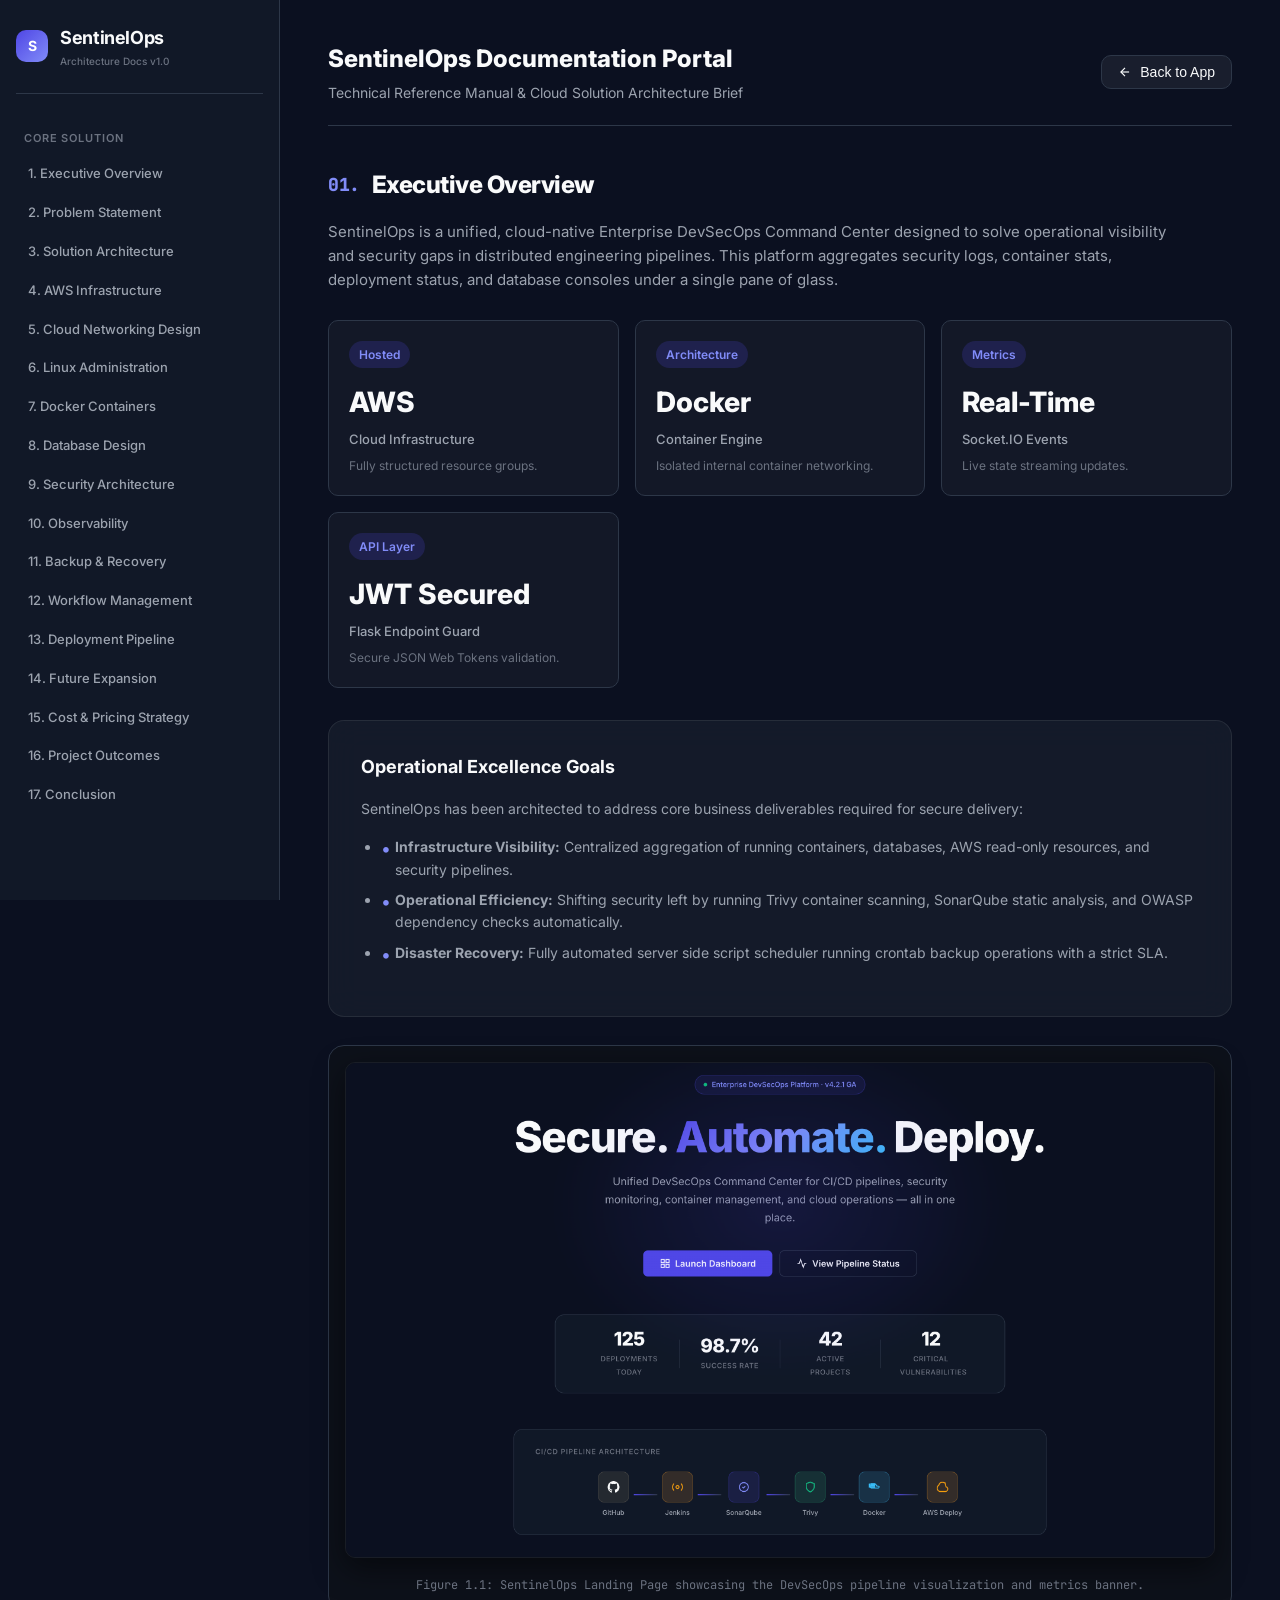
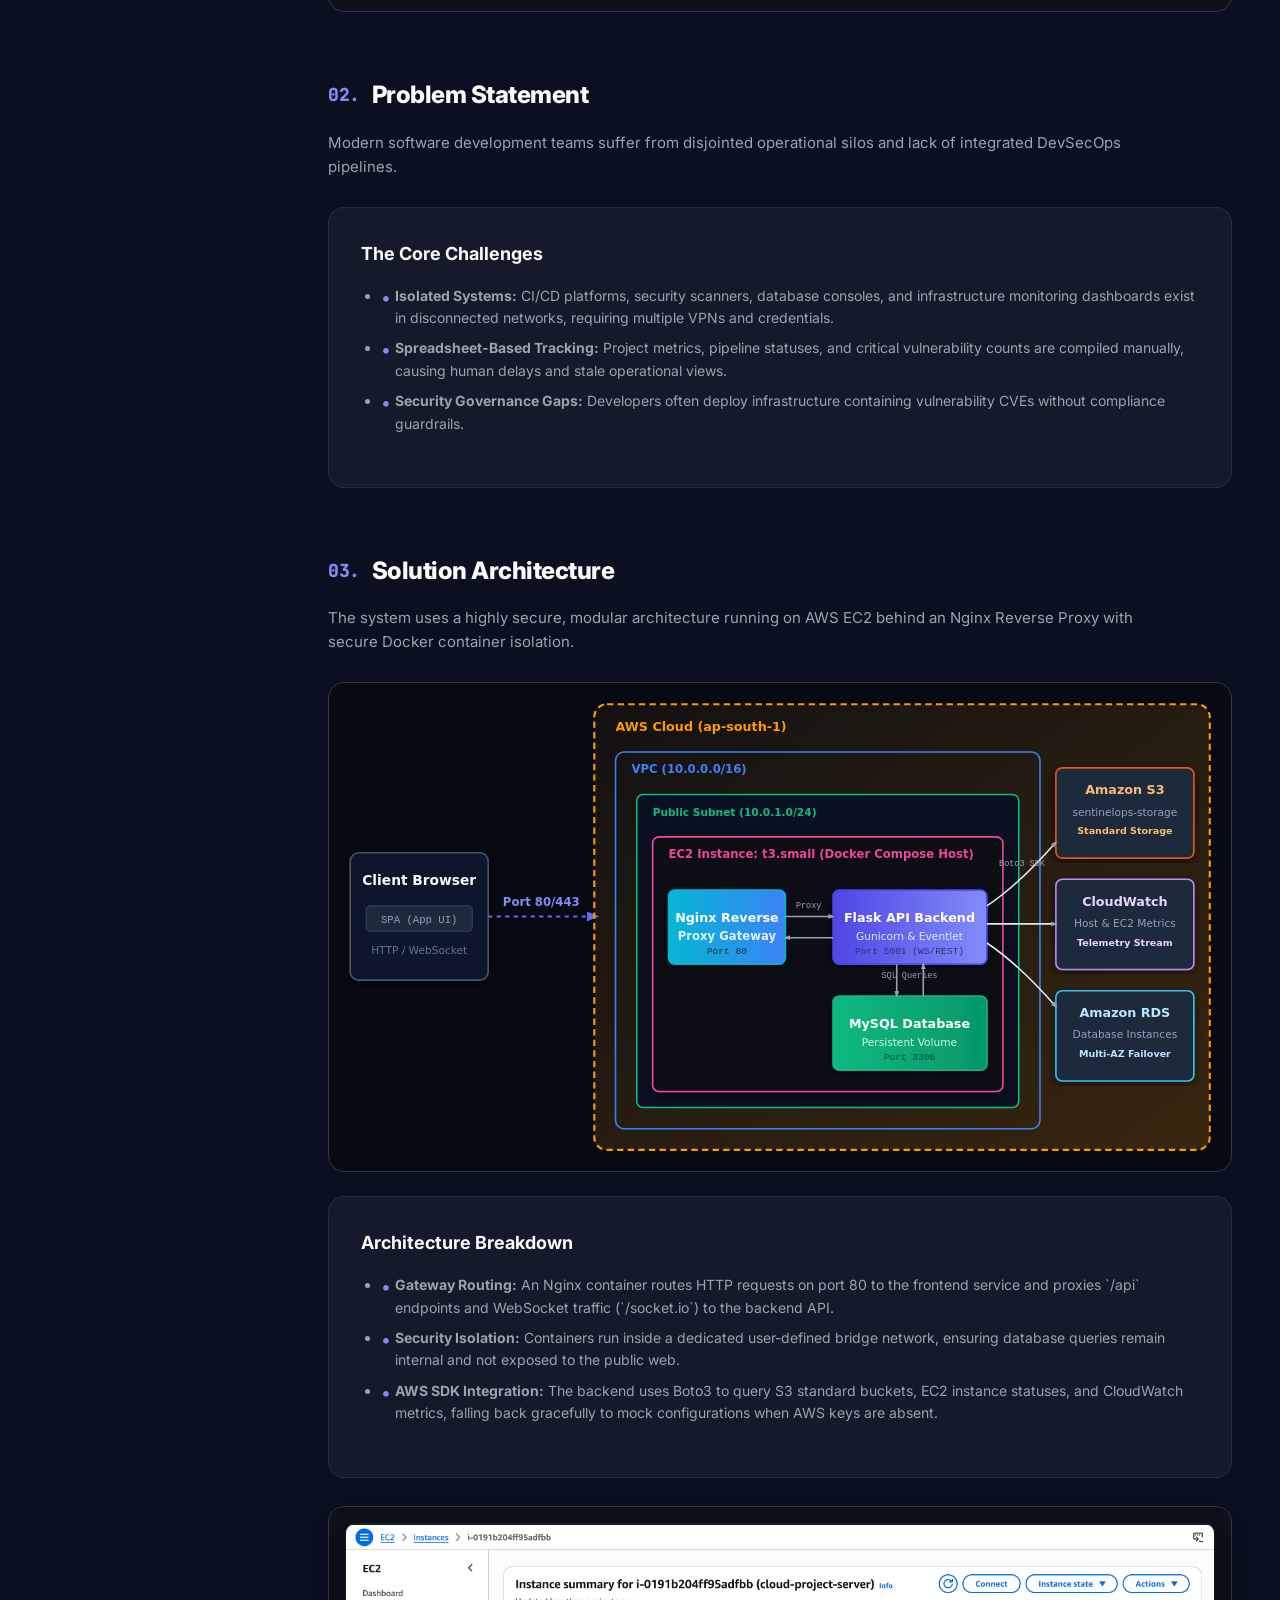
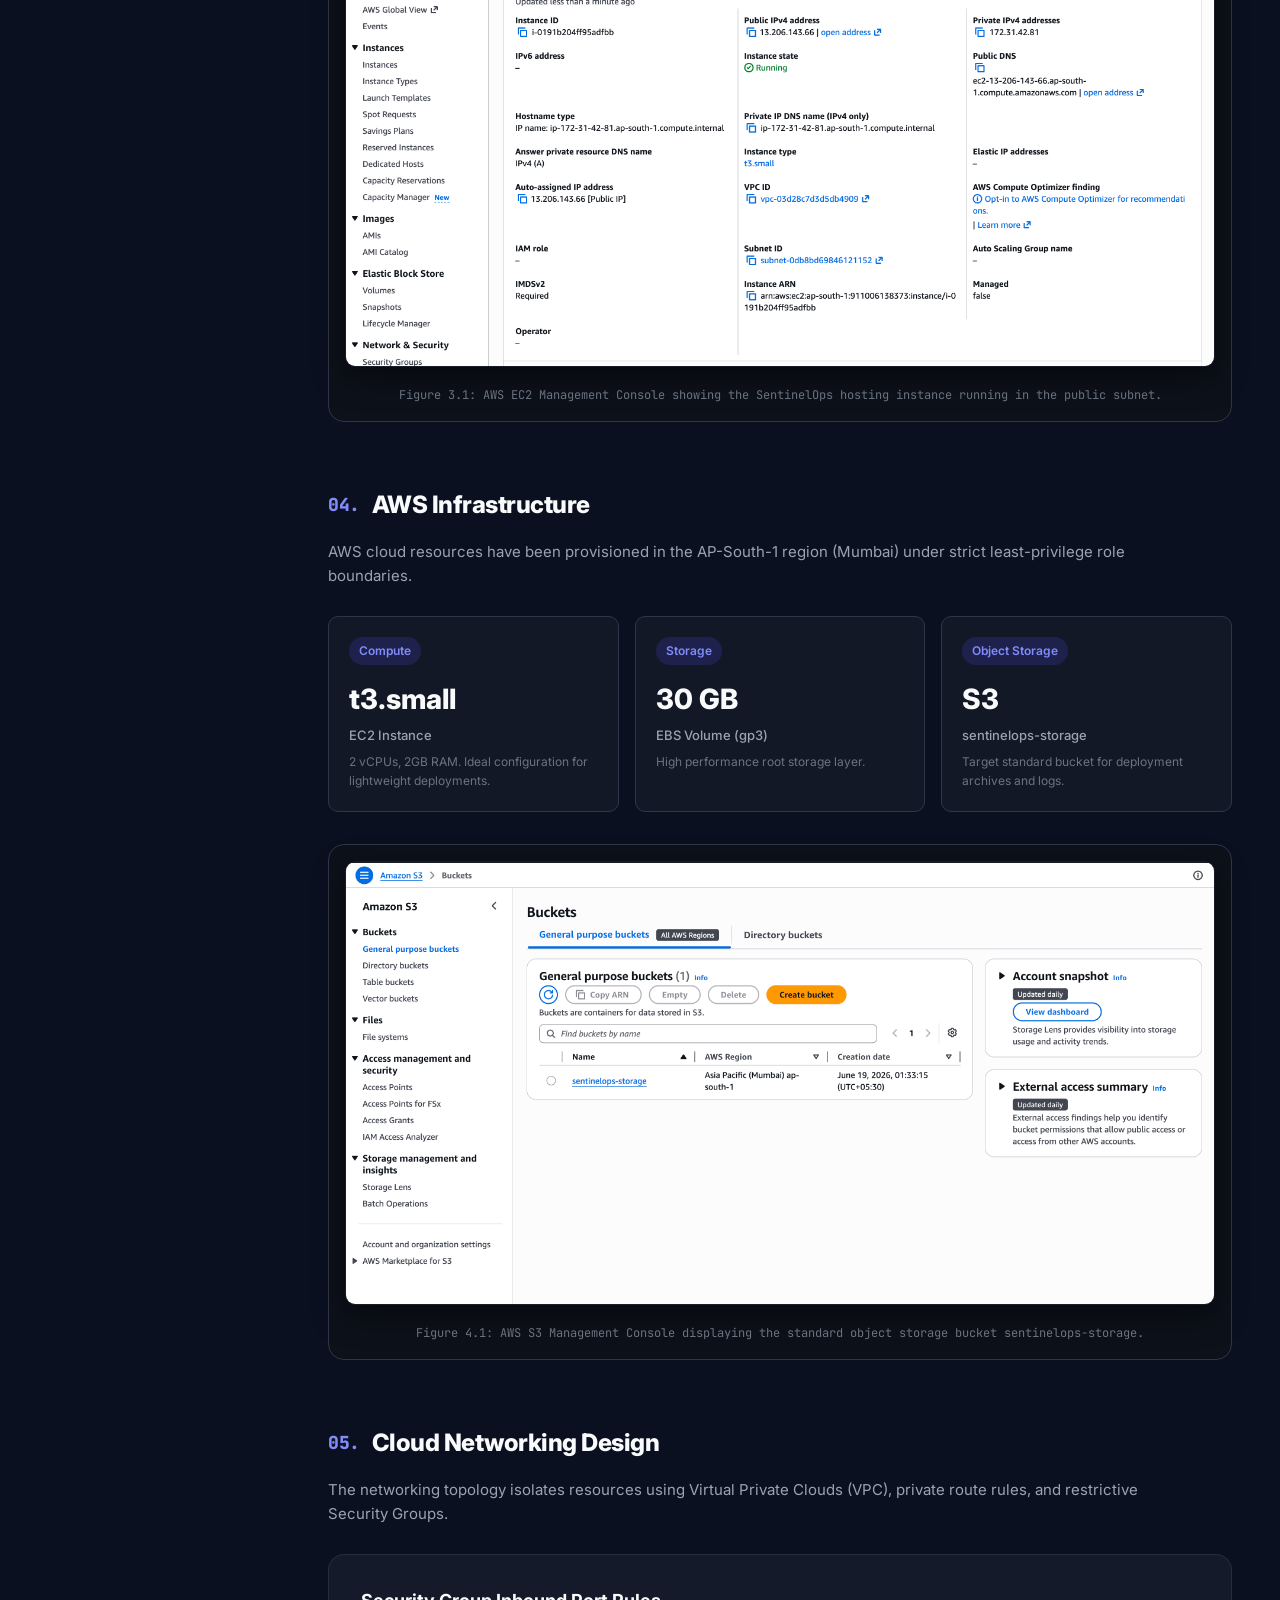
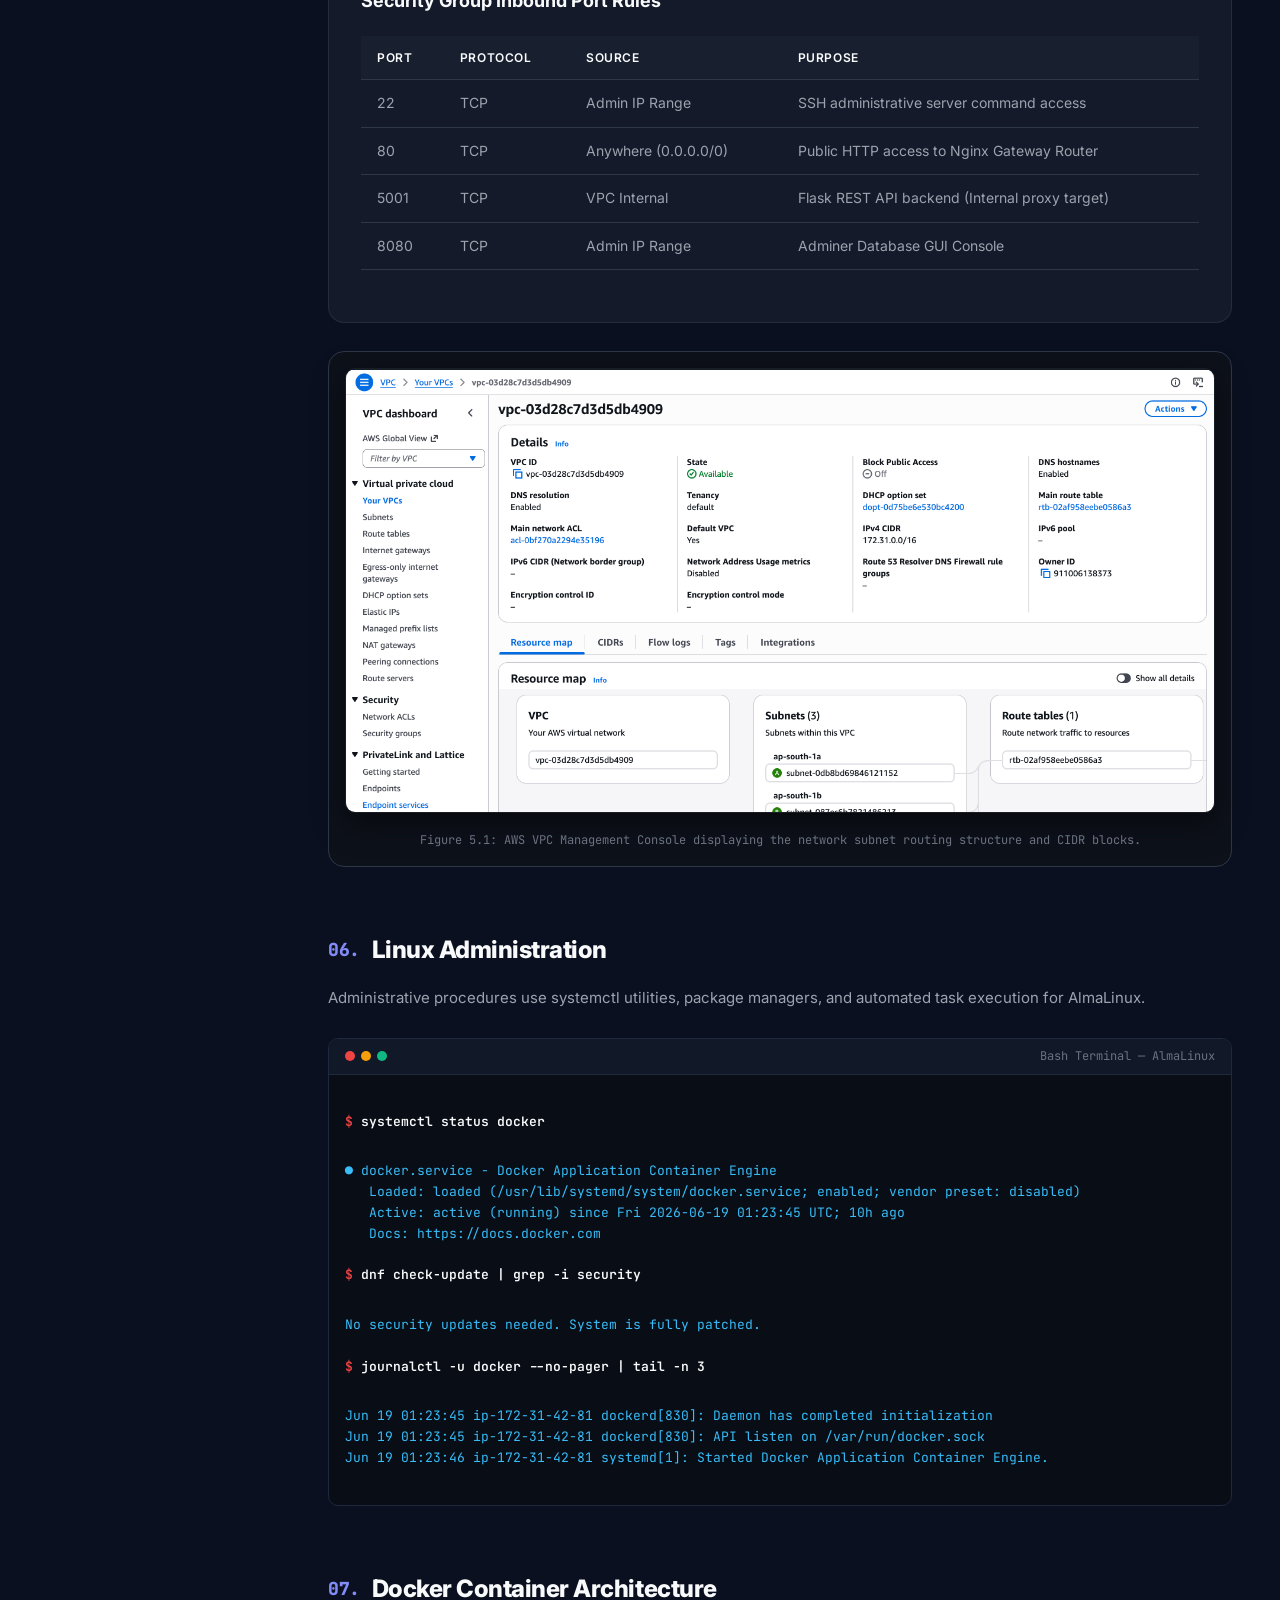
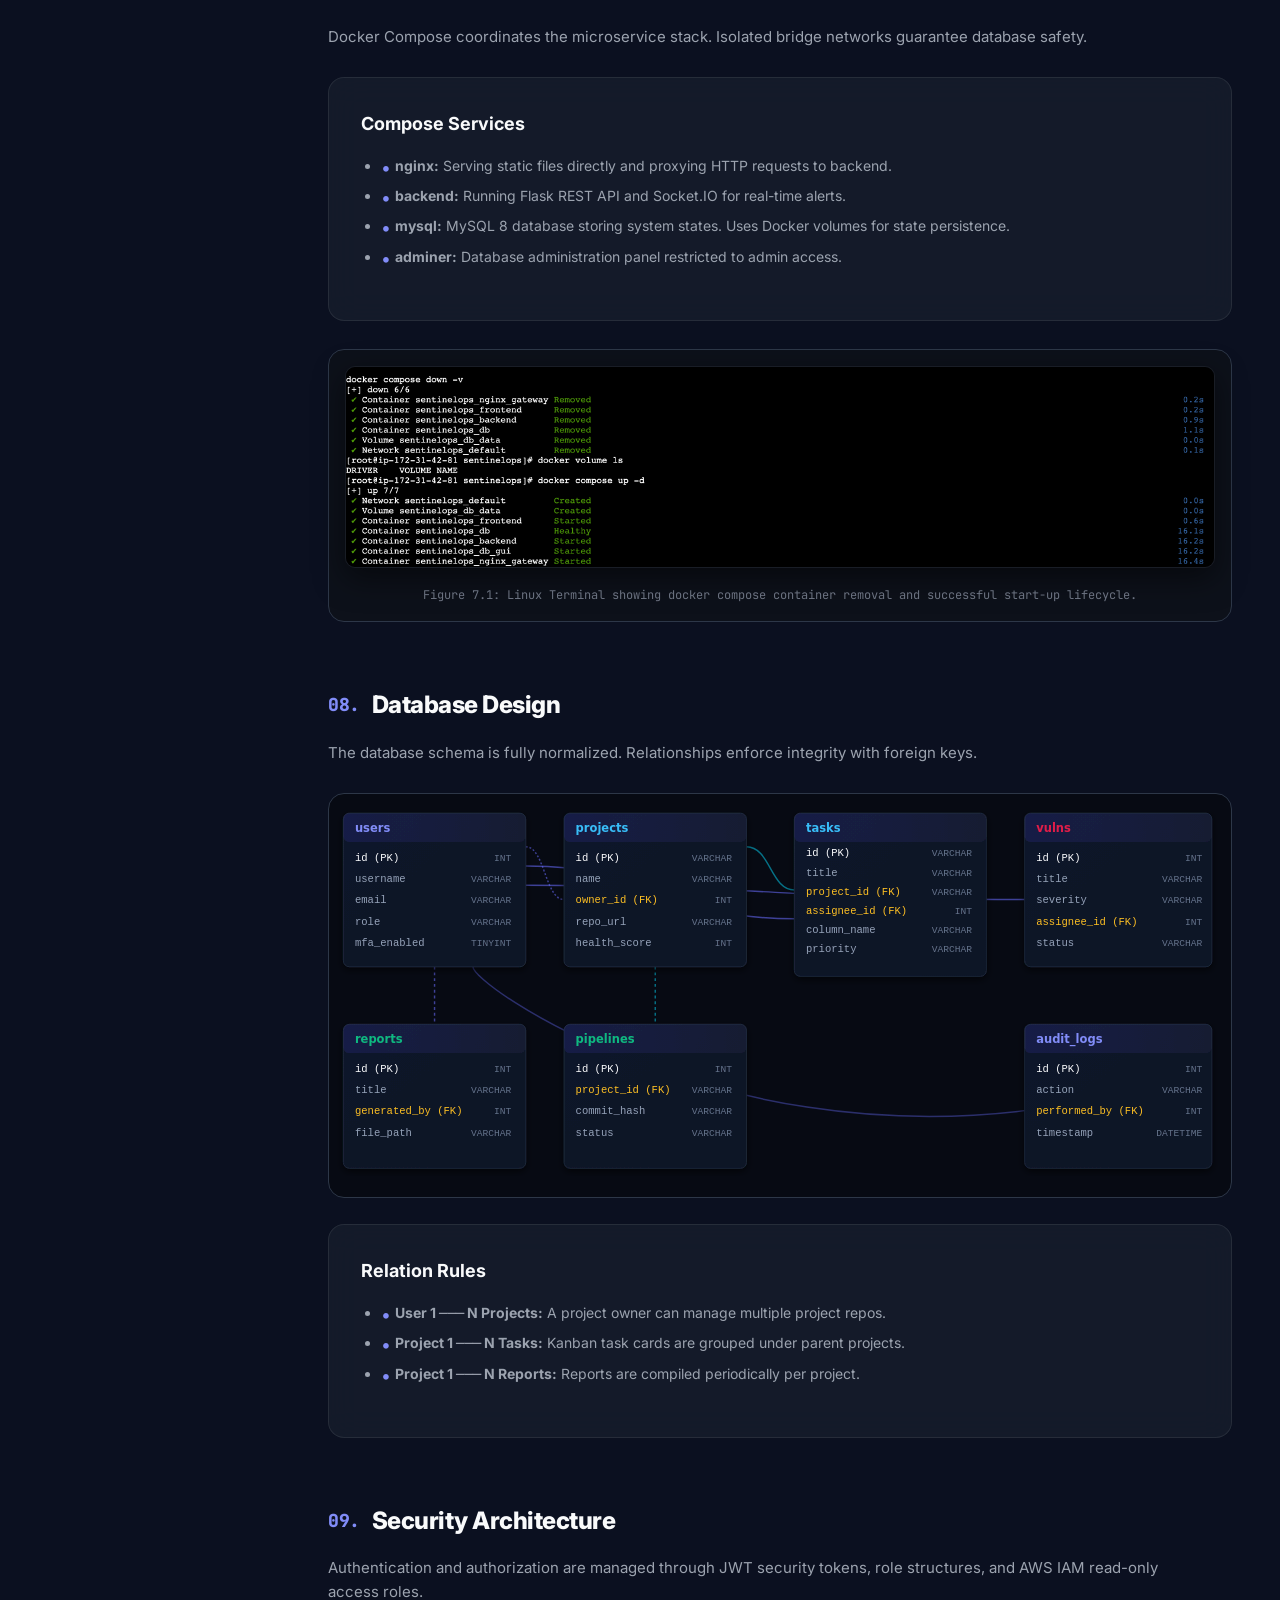
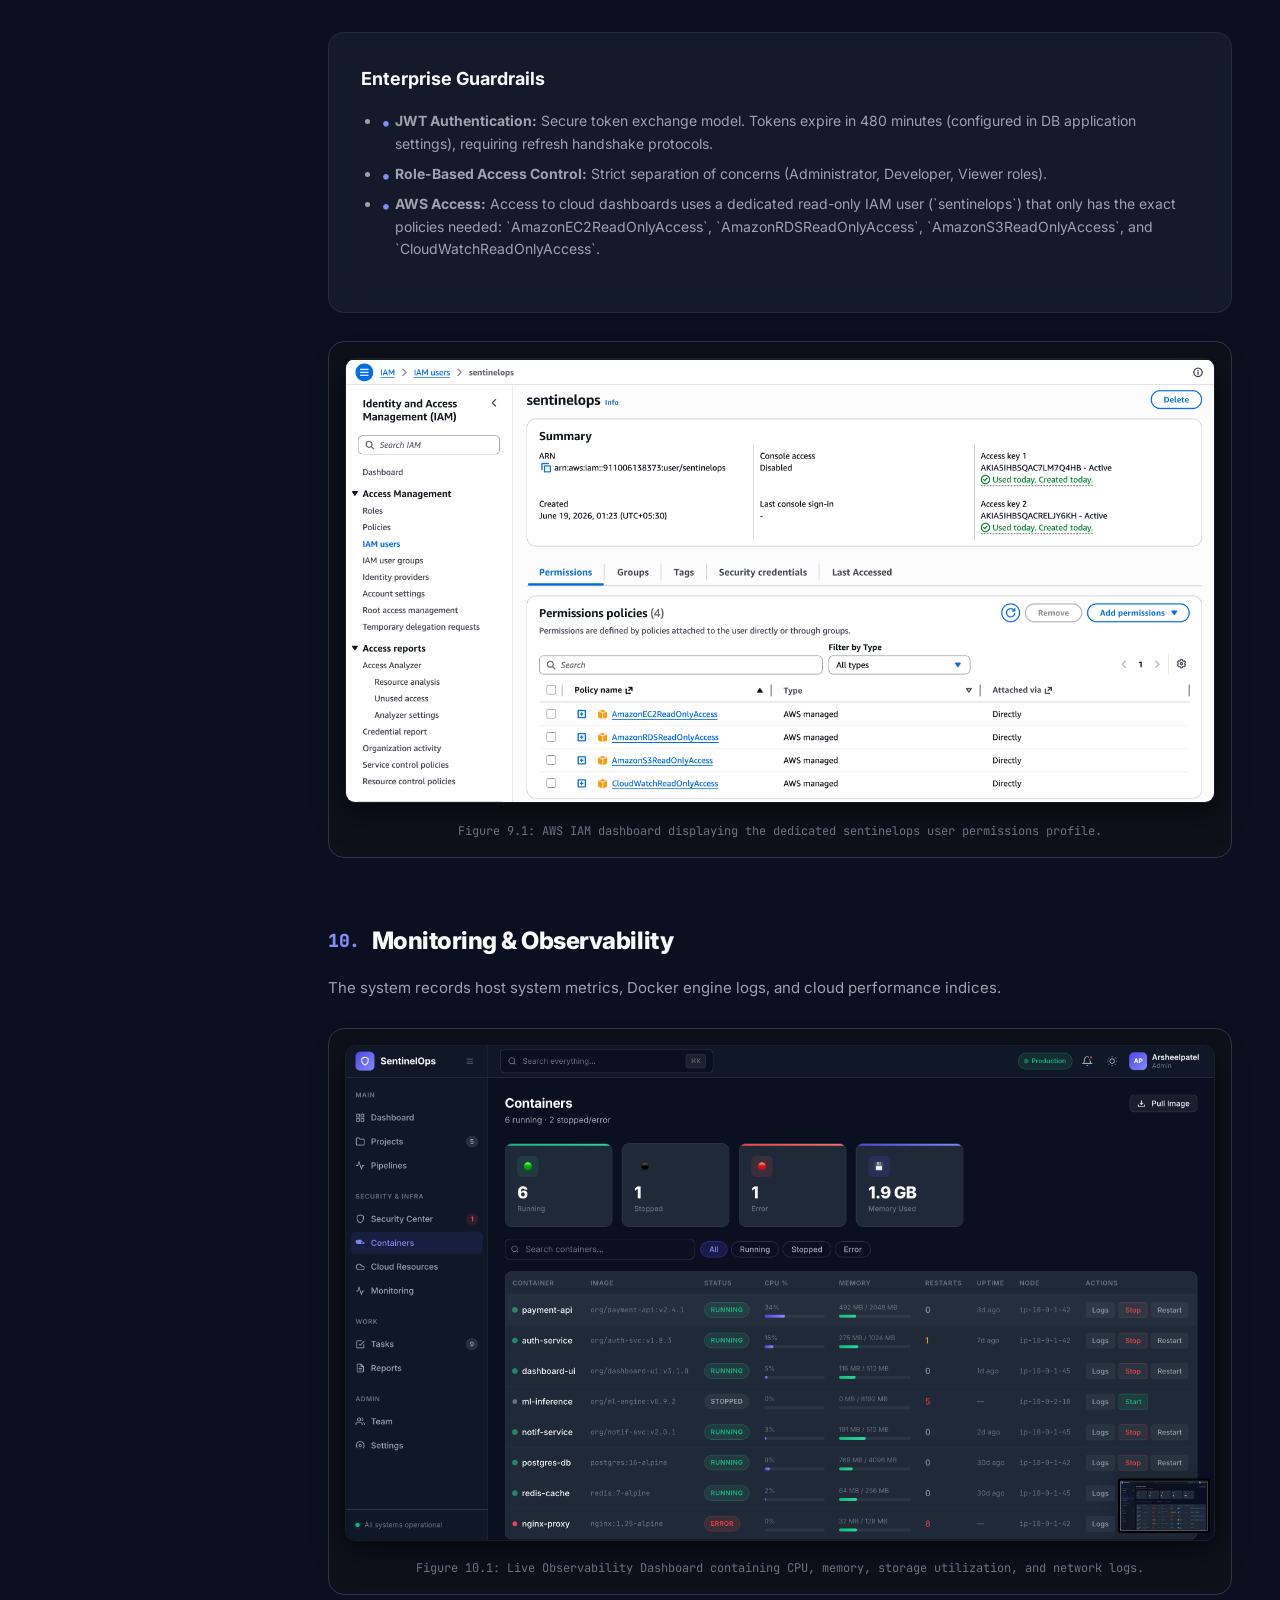
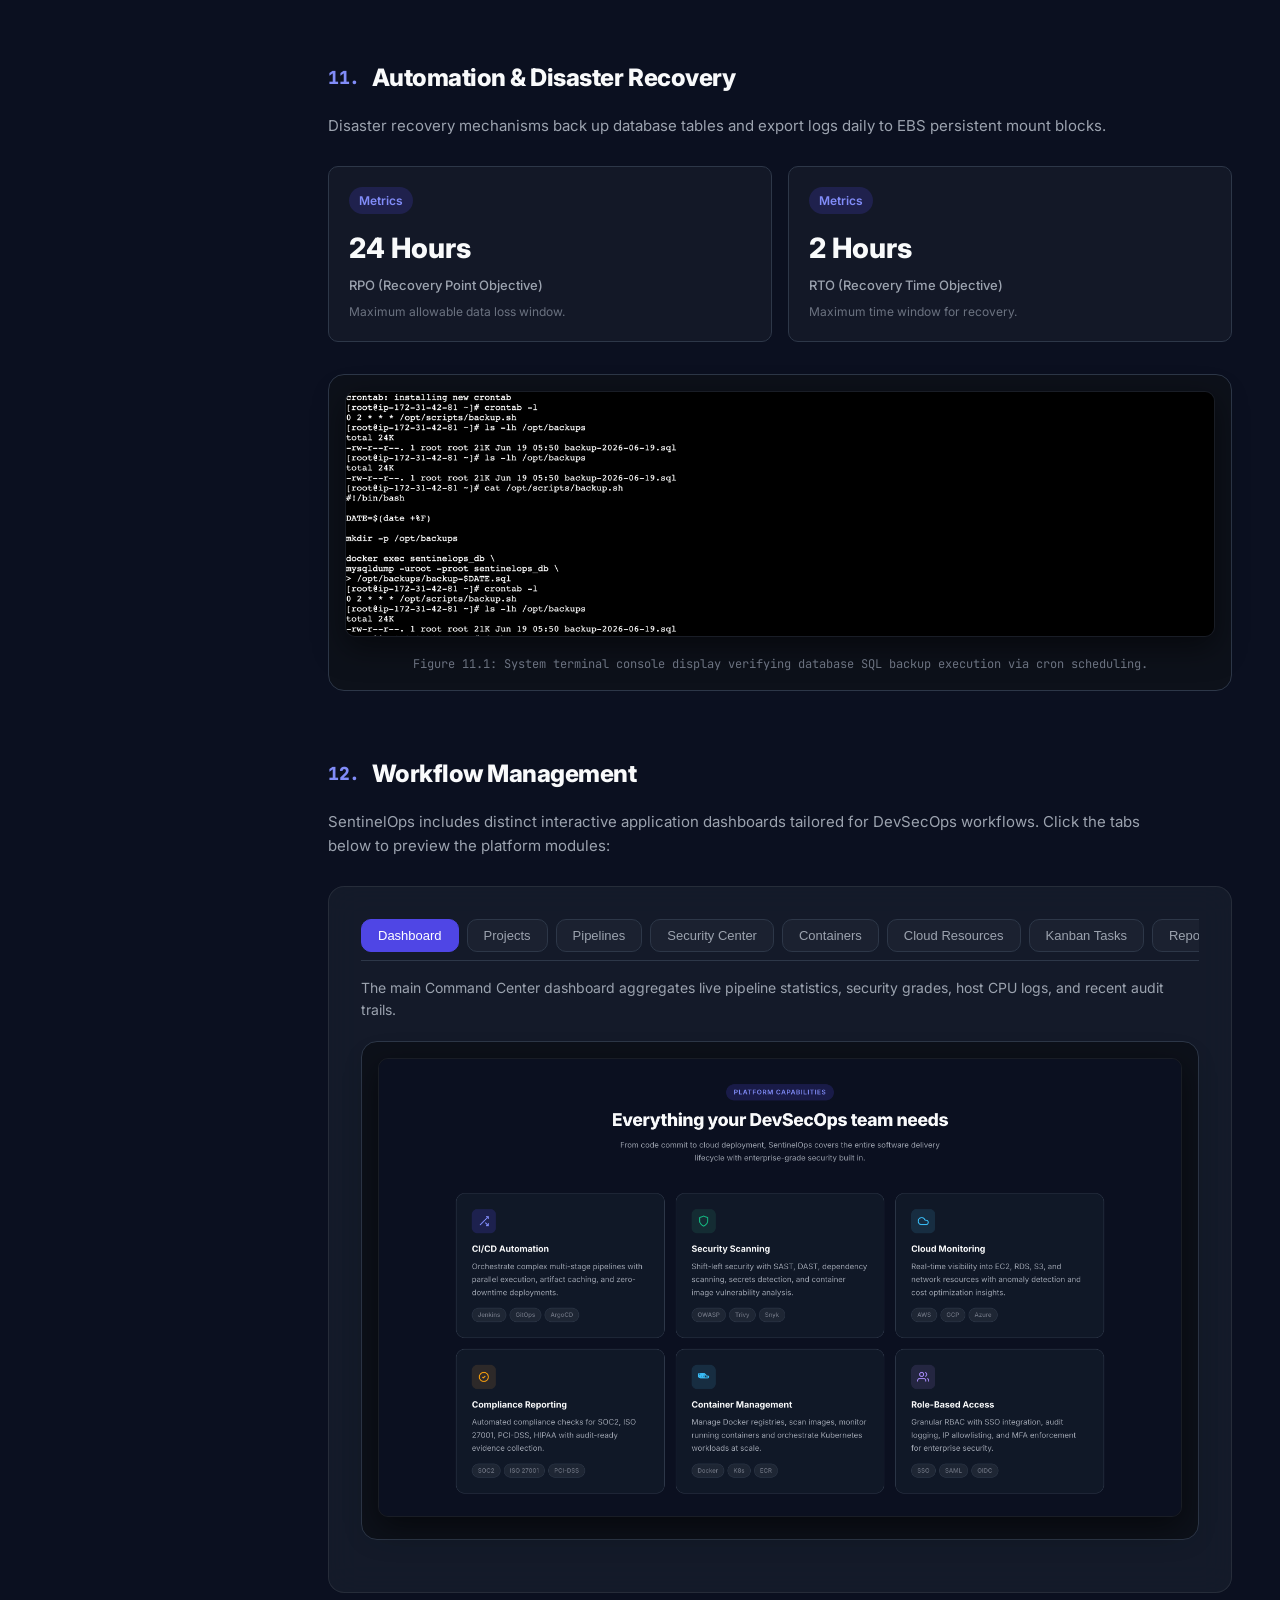
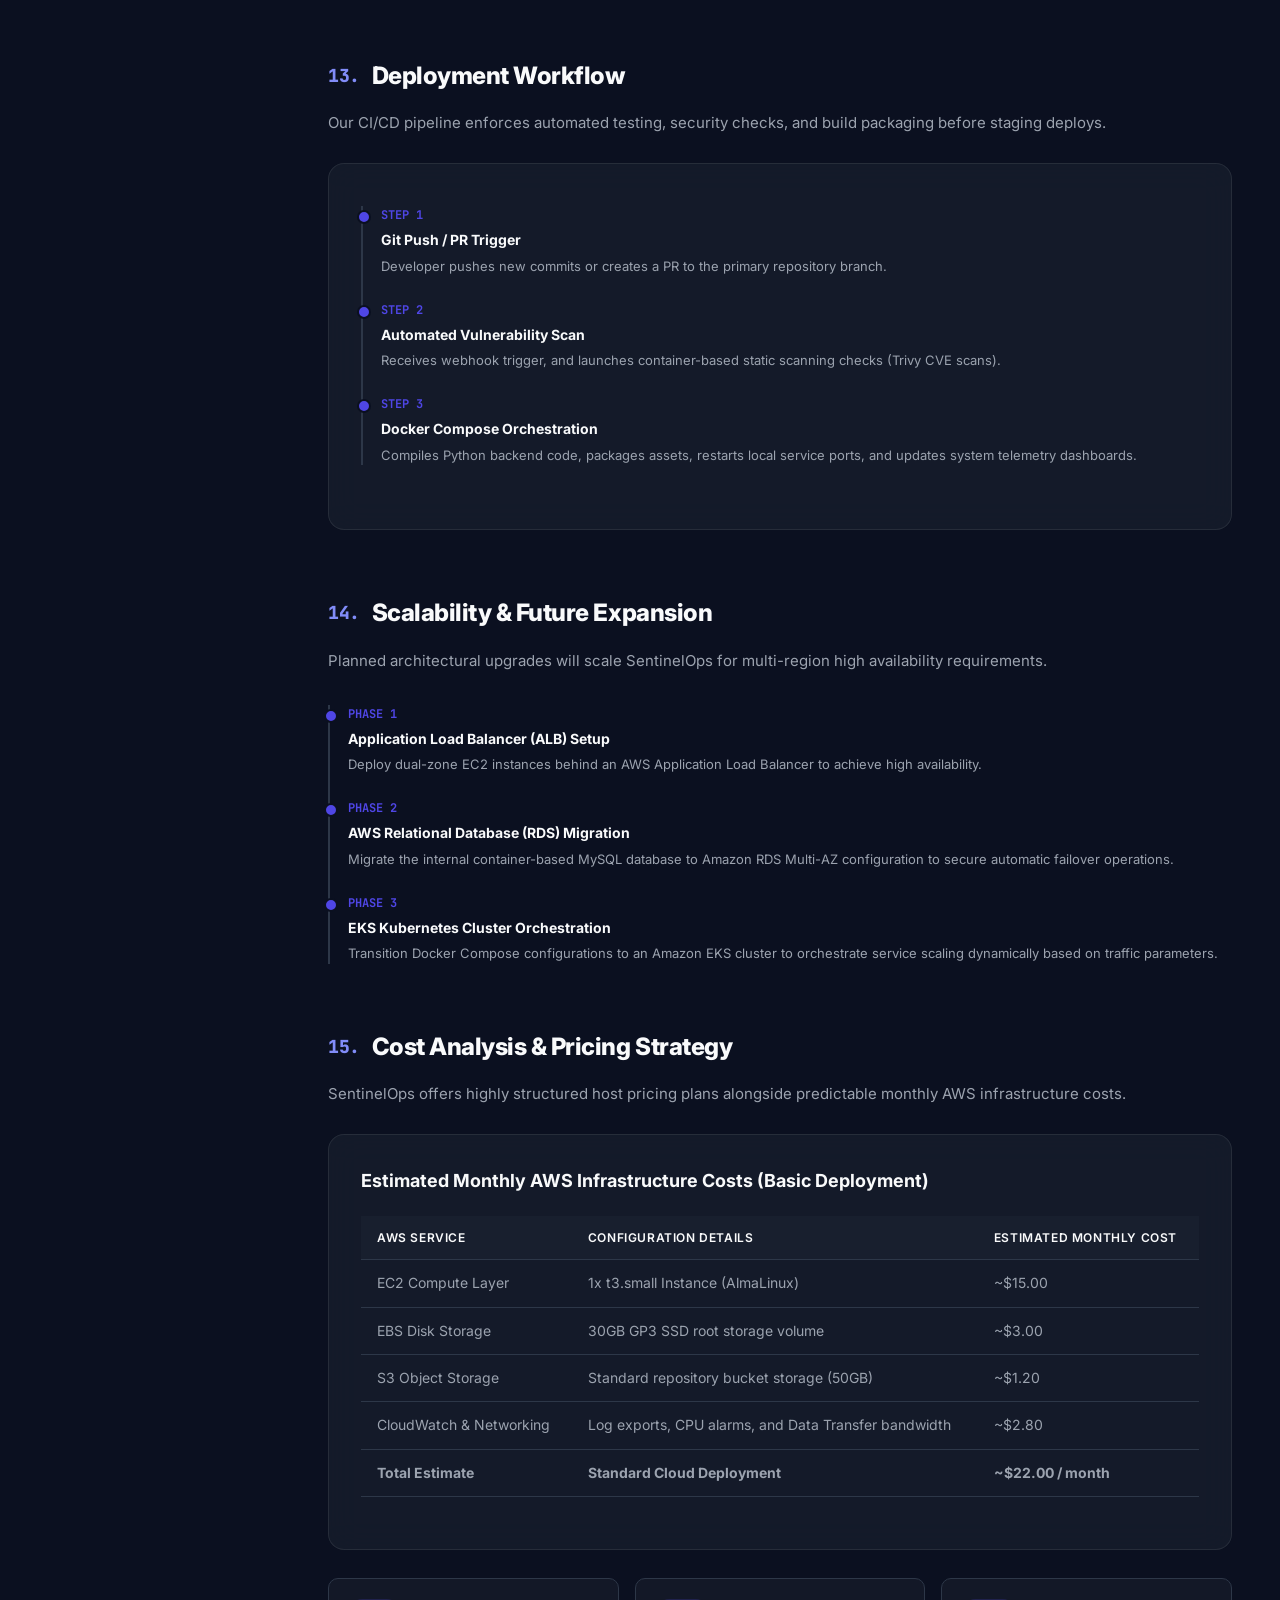
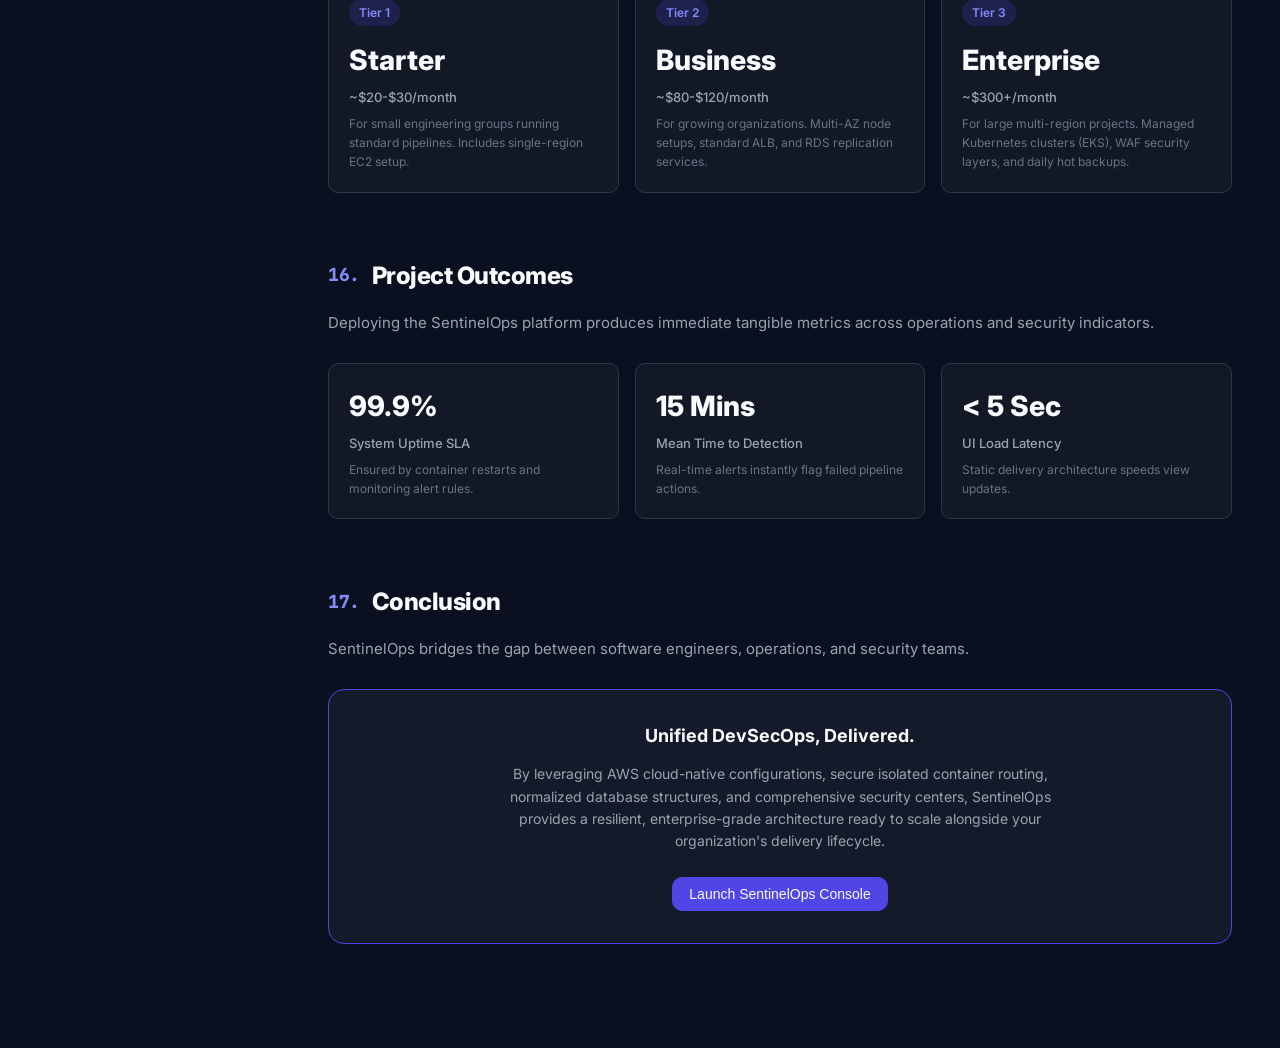
<file: frontend/docs.html>
<!DOCTYPE html>
<html lang="en" data-theme="dark">
<head>
  <meta charset="UTF-8">
  <meta name="viewport" content="width=device-width, initial-scale=1.0">
  <title>SentinelOps — DevSecOps Pipeline Cloud Solution Architecture Documentation</title>
  <meta name="description" content="Solution Architecture & Enterprise Documentation Portal for SentinelOps DevSecOps Pipeline Cloud Platform.">
  <link rel="preconnect" href="https://fonts.googleapis.com">
  <link rel="preconnect" href="https://fonts.gstatic.com" crossorigin>
  <link href="https://fonts.googleapis.com/css2?family=Inter:wght@300;400;500;600;700;800&family=JetBrains+Mono:wght@400;500&display=swap" rel="stylesheet">
  <style>
    /* CSS Styling System based on main stylesheet values */
    :root {
      --bg:            #0B1020;
      --surface:       #111827;
      --surface-2:     #1a2236;
      --card:          #1F2937;
      --card-border:   #2d3748;
      --primary:       #4F46E5;
      --primary-hover: #4338CA;
      --primary-glow:  rgba(79,70,229,0.2);
      --success:       #10B981;
      --success-bg:    rgba(16,185,129,0.12);
      --warning:       #F59E0B;
      --warning-bg:    rgba(245,158,11,0.12);
      --danger:        #EF4444;
      --danger-bg:     rgba(239,68,68,0.12);
      --info:          #38BDF8;
      --info-bg:       rgba(56,189,248,0.12);
      --purple:        #A78BFA;
      --purple-bg:     rgba(167,139,250,0.12);
      --text-primary:  #F9FAFB;
      --text-secondary:#9CA3AF;
      --text-muted:    #6B7280;
      --border:        #2d3748;
      --border-light:  #374151;
      --sidebar-w:     280px;
      --radius:        10px;
      --radius-lg:     16px;
      --radius-full:   9999px;
      --ease:          cubic-bezier(0.4,0,0.2,1);
      --font-sans:     'Inter', system-ui, -apple-system, sans-serif;
      --font-mono:     'JetBrains Mono','Fira Code',monospace;
    }

    * { box-sizing: border-box; margin: 0; padding: 0; }
    html { scroll-behavior: smooth; }
    body {
      font-family: var(--font-sans);
      font-size: 14px;
      line-height: 1.6;
      background: var(--bg);
      color: var(--text-primary);
      -webkit-font-smoothing: antialiased;
      overflow-x: hidden;
    }
    a { text-decoration: none; color: inherit; }

    /* Layout structure */
    .docs-container { display: flex; min-height: 100vh; }

    /* Sidebar Navigation */
    .docs-sidebar {
      width: var(--sidebar-w);
      background: var(--surface);
      border-right: 1px solid var(--border);
      position: fixed;
      top: 0; left: 0; bottom: 0;
      overflow-y: auto;
      padding: 24px 16px;
      z-index: 100;
    }
    .brand {
      display: flex;
      align-items: center;
      gap: 12px;
      padding-bottom: 24px;
      border-bottom: 1px solid var(--border);
      margin-bottom: 20px;
    }
    .brand-icon {
      width: 32px; height: 32px;
      background: linear-gradient(135deg, var(--primary), #818CF8);
      border-radius: var(--radius);
      display: flex; align-items: center; justify-content: center;
      color: white; font-weight: 700;
    }
    .brand-title { font-size: 1.125rem; font-weight: 700; letter-spacing: -0.02em; }

    .nav-label {
      font-size: 0.6875rem;
      font-weight: 600;
      text-transform: uppercase;
      letter-spacing: 0.08em;
      color: var(--text-muted);
      padding: 16px 8px 8px;
      display: block;
    }
    .nav-link {
      display: flex;
      align-items: center;
      padding: 8px 12px;
      color: var(--text-secondary);
      font-size: 0.8125rem;
      font-weight: 500;
      border-radius: var(--radius);
      transition: all 0.15s ease;
      margin-bottom: 2px;
    }
    .nav-link:hover {
      background: rgba(255, 255, 255, 0.04);
      color: var(--text-primary);
    }
    .nav-link.active {
      background: var(--primary-glow);
      color: #818CF8;
      font-weight: 600;
    }

    /* Main Content Area */
    .docs-main {
      margin-left: var(--sidebar-w);
      flex: 1;
      min-width: 0;
      padding: 40px 48px;
    }

    /* Header styling */
    .docs-header {
      display: flex;
      justify-content: space-between;
      align-items: center;
      margin-bottom: 40px;
      padding-bottom: 20px;
      border-bottom: 1px solid var(--border);
    }
    .header-info h1 { font-size: 1.5rem; font-weight: 800; }
    .header-info p { color: var(--text-secondary); font-size: 0.875rem; margin-top: 4px; }
    .btn-back {
      display: inline-flex;
      align-items: center;
      gap: 8px;
      background: rgba(255, 255, 255, 0.06);
      border: 1px solid var(--border);
      color: var(--text-primary);
      padding: 8px 16px;
      border-radius: var(--radius);
      font-size: 0.875rem;
      font-weight: 500;
      cursor: pointer;
      transition: all 0.15s;
    }
    .btn-back:hover {
      background: rgba(255, 255, 255, 0.1);
      border-color: var(--border-light);
    }

    /* Documentation Section Panels */
    .docs-section {
      margin-bottom: 64px;
      scroll-margin-top: 24px;
    }
    .section-title {
      font-size: 1.5rem;
      font-weight: 800;
      letter-spacing: -0.02em;
      margin-bottom: 16px;
      display: flex;
      align-items: center;
      gap: 12px;
    }
    .section-num {
      color: #818CF8;
      font-family: var(--font-mono);
      font-size: 1.125rem;
    }
    .section-desc {
      color: var(--text-secondary);
      font-size: 0.9375rem;
      margin-bottom: 28px;
      max-width: 850px;
    }

    /* Glassmorphism Card System */
    .glass-card {
      background: rgba(31, 41, 55, 0.45);
      backdrop-filter: blur(16px);
      -webkit-backdrop-filter: blur(16px);
      border: 1px solid rgba(255, 255, 255, 0.08);
      border-radius: var(--radius-lg);
      padding: 32px;
      margin-bottom: 28px;
    }
    .glass-card h3 { font-size: 1.125rem; font-weight: 700; margin-bottom: 16px; color: var(--text-primary); }

    /* KPI Grid */
    .kpi-grid {
      display: grid;
      grid-template-columns: repeat(auto-fit, minmax(220px, 1fr));
      gap: 16px;
      margin-bottom: 32px;
    }
    .kpi-card {
      background: rgba(255, 255, 255, 0.03);
      border: 1px solid var(--border);
      border-radius: var(--radius);
      padding: 20px;
      text-align: left;
    }
    .kpi-value { font-size: 1.75rem; font-weight: 800; color: var(--text-primary); }
    .kpi-label { font-size: 0.8125rem; color: var(--text-secondary); margin-top: 4px; font-weight: 500; }
    .kpi-desc { font-size: 0.75rem; color: var(--text-muted); margin-top: 6px; }

    /* KPI Pill Dot */
    .kpi-badge {
      display: inline-flex;
      align-items: center;
      gap: 6px;
      font-size: 0.75rem;
      font-weight: 600;
      color: #818CF8;
      background: var(--primary-glow);
      padding: 4px 10px;
      border-radius: var(--radius-full);
      margin-bottom: 12px;
    }

    /* Image Display container */
    .img-container {
      background: #0D111A;
      border: 1px solid var(--border);
      border-radius: var(--radius-lg);
      padding: 16px;
      margin: 20px 0;
      text-align: center;
      position: relative;
    }
    .img-container img {
      max-width: 100%;
      height: auto;
      border-radius: var(--radius);
      border: 1px solid rgba(255, 255, 255, 0.05);
      box-shadow: 0 10px 30px rgba(0,0,0,0.5);
    }
    .img-caption {
      font-size: 0.75rem;
      color: var(--text-muted);
      margin-top: 12px;
      font-family: var(--font-mono);
      display: flex;
      justify-content: center;
      align-items: center;
      gap: 6px;
    }

    /* Architecture Visual Blocks */
    .arch-flow-diagram {
      display: flex;
      flex-direction: column;
      gap: 16px;
      background: #0E1325;
      padding: 24px;
      border-radius: var(--radius-lg);
      border: 1px solid var(--border);
      margin-bottom: 24px;
    }
    .flow-row {
      display: flex;
      align-items: center;
      justify-content: space-around;
      position: relative;
    }
    .flow-box {
      background: var(--surface-2);
      border: 1px solid rgba(255,255,255,0.08);
      border-radius: var(--radius);
      padding: 12px 20px;
      text-align: center;
      min-width: 150px;
      box-shadow: var(--shadow);
    }
    .flow-box.accent {
      border-color: var(--primary);
      background: var(--primary-glow);
    }
    .flow-box.success {
      border-color: var(--success);
      background: var(--success-bg);
    }
    .flow-arrow {
      color: var(--text-muted);
      font-size: 1.5rem;
      font-weight: 700;
    }

    /* Terminal-style Cards */
    .terminal-card {
      background: #090D16;
      border: 1px solid #1f293d;
      border-radius: var(--radius);
      overflow: hidden;
      margin-bottom: 20px;
      font-family: var(--font-mono);
    }
    .terminal-header {
      background: #111827;
      padding: 8px 16px;
      display: flex;
      align-items: center;
      justify-content: space-between;
      border-bottom: 1px solid #1f293d;
    }
    .terminal-dots { display: flex; gap: 6px; }
    .terminal-dot { width: 10px; height: 10px; border-radius: 50%; }
    .dot-red { background: #EF4444; }
    .dot-yellow { background: #F59E0B; }
    .dot-green { background: #10B981; }
    .terminal-title { font-size: 0.75rem; color: var(--text-muted); }
    .terminal-body {
      padding: 16px;
      font-size: 0.8125rem;
      color: #38BDF8;
      overflow-x: auto;
      white-space: pre-wrap;
    }
    .terminal-cmd { color: #F9FAFB; font-weight: 600; margin-bottom: 8px; display: block; }
    .terminal-cmd::before { content: "$ "; color: #EF4444; }

    /* Tables */
    .docs-table {
      width: 100%;
      border-collapse: collapse;
      margin: 20px 0;
      font-size: 0.875rem;
    }
    .docs-table th, .docs-table td {
      padding: 12px 16px;
      text-align: left;
      border-bottom: 1px solid var(--border);
    }
    .docs-table th {
      background: rgba(255,255,255,0.02);
      color: var(--text-primary);
      font-weight: 600;
      text-transform: uppercase;
      font-size: 0.75rem;
      letter-spacing: 0.05em;
    }
    .docs-table td { color: var(--text-secondary); }
    .docs-table tr:hover { background: rgba(255,255,255,0.02); }

    /* Highlights & Lists */
    .highlight-list {
      margin-left: 20px;
      margin-bottom: 20px;
    }
    .highlight-list li {
      margin-bottom: 8px;
      position: relative;
      padding-left: 14px;
      color: var(--text-secondary);
    }
    .highlight-list li::before {
      content: "•";
      color: #818CF8;
      font-size: 1.125rem;
      position: absolute;
      left: 0; top: -1px;
    }

    /* Modules Carousel / Tab Showcase */
    .module-selector {
      display: flex;
      gap: 8px;
      overflow-x: auto;
      padding-bottom: 8px;
      margin-bottom: 16px;
      border-bottom: 1px solid var(--border);
    }
    .module-tab {
      padding: 8px 16px;
      background: rgba(255,255,255,0.03);
      border: 1px solid var(--border);
      border-radius: var(--radius);
      color: var(--text-secondary);
      font-size: 0.8125rem;
      font-weight: 500;
      cursor: pointer;
      white-space: nowrap;
      transition: all 0.15s;
    }
    .module-tab:hover {
      background: rgba(255,255,255,0.06);
      color: var(--text-primary);
    }
    .module-tab.active {
      background: var(--primary);
      color: white;
      border-color: var(--primary);
    }
    .module-view { display: none; }
    .module-view.active { display: block; }

    /* Interactive DB schema elements */
    .db-schema-grid {
      display: grid;
      grid-template-columns: repeat(auto-fit, minmax(220px, 1fr));
      gap: 16px;
      margin: 20px 0;
    }
    .db-table-box {
      background: #0E1325;
      border: 1px solid var(--border);
      border-radius: var(--radius);
      overflow: hidden;
    }
    .db-table-header {
      background: var(--primary-glow);
      padding: 8px 12px;
      font-weight: 700;
      font-size: 0.8125rem;
      border-bottom: 1px solid var(--border);
      color: #818CF8;
    }
    .db-table-field {
      padding: 6px 12px;
      display: flex;
      justify-content: space-between;
      font-size: 0.75rem;
      border-bottom: 1px solid rgba(255, 255, 255, 0.02);
      font-family: var(--font-mono);
    }
    .db-table-field:last-child { border-bottom: none; }
    .db-type { color: var(--text-muted); }
    .db-key { color: var(--warning); font-weight: 600; }

    /* Responsive */
    @media (max-width: 1024px) {
      .docs-sidebar { transform: translateX(-100%); transition: transform 0.3s; }
      .docs-sidebar.active { transform: translateX(0); }
      .docs-main { margin-left: 0; padding: 24px; }
      #mobile-nav-toggle { display: block !important; }
    }

    #mobile-nav-toggle {
      display: none;
      position: fixed;
      bottom: 20px; right: 20px;
      width: 50px; height: 50px;
      border-radius: 50%;
      background: var(--primary);
      color: white;
      box-shadow: 0 4px 16px rgba(0,0,0,0.5);
      z-index: 1000;
      border: none;
      font-size: 1.5rem;
      cursor: pointer;
    }

    /* Roadmap CSS Timeline */
    .timeline {
      position: relative;
      margin: 32px 0;
      padding-left: 20px;
    }
    .timeline::before {
      content: '';
      position: absolute;
      left: 0; top: 0; bottom: 0;
      width: 2px;
      background: var(--border);
    }
    .timeline-item {
      position: relative;
      margin-bottom: 24px;
    }
    .timeline-item::before {
      content: '';
      position: absolute;
      left: -24px; top: 4px;
      width: 10px; height: 10px;
      border-radius: 50%;
      background: var(--primary);
      border: 2px solid var(--bg);
    }
    .timeline-date {
      font-size: 0.75rem;
      font-weight: 700;
      color: var(--primary);
      text-transform: uppercase;
      margin-bottom: 4px;
      font-family: var(--font-mono);
    }
    .timeline-content h4 { font-size: 0.875rem; font-weight: 700; color: var(--text-primary); }
    .timeline-content p { font-size: 0.8125rem; color: var(--text-secondary); margin-top: 4px; }

  </style>
</head>
<body>

<button id="mobile-nav-toggle" onclick="toggleSidebar()">☰</button>

<div class="docs-container">
  
  <!-- SIDEBAR NAVIGATION -->
  <aside class="docs-sidebar" id="sidebar">
    <div class="brand">
      <div class="brand-icon">S</div>
      <div>
        <div class="brand-title">SentinelOps</div>
        <div style="font-size: 0.625rem; color: var(--text-muted); font-weight: 500;">Architecture Docs v1.0</div>
      </div>
    </div>
    
    <span class="nav-label">Core Solution</span>
    <nav>
      <a href="#overview" class="nav-link active" onclick="setActive(this)">1. Executive Overview</a>
      <a href="#problem" class="nav-link" onclick="setActive(this)">2. Problem Statement</a>
      <a href="#architecture" class="nav-link" onclick="setActive(this)">3. Solution Architecture</a>
      <a href="#aws-infra" class="nav-link" onclick="setActive(this)">4. AWS Infrastructure</a>
      <a href="#networking" class="nav-link" onclick="setActive(this)">5. Cloud Networking Design</a>
      <a href="#linux" class="nav-link" onclick="setActive(this)">6. Linux Administration</a>
      <a href="#docker" class="nav-link" onclick="setActive(this)">7. Docker Containers</a>
      <a href="#database" class="nav-link" onclick="setActive(this)">8. Database Design</a>
      <a href="#security" class="nav-link" onclick="setActive(this)">9. Security Architecture</a>
      <a href="#monitoring" class="nav-link" onclick="setActive(this)">10. Observability</a>
      <a href="#disaster-recovery" class="nav-link" onclick="setActive(this)">11. Backup & Recovery</a>
      <a href="#workflows" class="nav-link" onclick="setActive(this)">12. Workflow Management</a>
      <a href="#deployment" class="nav-link" onclick="setActive(this)">13. Deployment Pipeline</a>
      <a href="#scalability" class="nav-link" onclick="setActive(this)">14. Future Expansion</a>
      <a href="#costs" class="nav-link" onclick="setActive(this)">15. Cost & Pricing Strategy</a>
      <a href="#outcomes" class="nav-link" onclick="setActive(this)">16. Project Outcomes</a>
      <a href="#conclusion" class="nav-link" onclick="setActive(this)">17. Conclusion</a>
    </nav>
  </aside>

  <!-- MAIN DOCUMENTATION -->
  <main class="docs-main">
    
    <header class="docs-header">
      <div class="header-info">
        <h1>SentinelOps Documentation Portal</h1>
        <p>Technical Reference Manual & Cloud Solution Architecture Brief</p>
      </div>
      <button class="btn-back" onclick="window.location.href='index.html'">
        <svg width="14" height="14" viewBox="0 0 24 24" fill="none" stroke="currentColor" stroke-width="2">
          <line x1="19" y1="12" x2="5" y2="12"></line>
          <polyline points="12 19 5 12 12 5"></polyline>
        </svg>
        Back to App
      </button>
    </header>

    <!-- SECTION 1: EXECUTIVE OVERVIEW -->
    <section id="overview" class="docs-section">
      <h2 class="section-title"><span class="section-num">01.</span> Executive Overview</h2>
      <p class="section-desc">
        SentinelOps is a unified, cloud-native Enterprise DevSecOps Command Center designed to solve operational visibility and security gaps in distributed engineering pipelines. This platform aggregates security logs, container stats, deployment status, and database consoles under a single pane of glass.
      </p>
      
      <div class="kpi-grid">
        <div class="kpi-card">
          <div class="kpi-badge">Hosted</div>
          <div class="kpi-value">AWS</div>
          <div class="kpi-label">Cloud Infrastructure</div>
          <div class="kpi-desc">Fully structured resource groups.</div>
        </div>
        <div class="kpi-card">
          <div class="kpi-badge">Architecture</div>
          <div class="kpi-value">Docker</div>
          <div class="kpi-label">Container Engine</div>
          <div class="kpi-desc">Isolated internal container networking.</div>
        </div>
        <div class="kpi-card">
          <div class="kpi-badge">Metrics</div>
          <div class="kpi-value">Real-Time</div>
          <div class="kpi-label">Socket.IO Events</div>
          <div class="kpi-desc">Live state streaming updates.</div>
        </div>
        <div class="kpi-card">
          <div class="kpi-badge">API Layer</div>
          <div class="kpi-value">JWT Secured</div>
          <div class="kpi-label">Flask Endpoint Guard</div>
          <div class="kpi-desc">Secure JSON Web Tokens validation.</div>
        </div>
      </div>

      <div class="glass-card">
        <h3>Operational Excellence Goals</h3>
        <p style="color: var(--text-secondary); margin-bottom: 16px;">
          SentinelOps has been architected to address core business deliverables required for secure delivery:
        </p>
        <ul class="highlight-list">
          <li><strong>Infrastructure Visibility:</strong> Centralized aggregation of running containers, databases, AWS read-only resources, and security pipelines.</li>
          <li><strong>Operational Efficiency:</strong> Shifting security left by running Trivy container scanning, SonarQube static analysis, and OWASP dependency checks automatically.</li>
          <li><strong>Disaster Recovery:</strong> Fully automated server side script scheduler running crontab backup operations with a strict SLA.</li>
        </ul>
      </div>

      <div class="img-container">
        <img src="images/01_landing_page.png" alt="SentinelOps Landing Page">
        <div class="img-caption">Figure 1.1: SentinelOps Landing Page showcasing the DevSecOps pipeline visualization and metrics banner.</div>
      </div>
    </section>

    <!-- SECTION 2: PROBLEM STATEMENT -->
    <section id="problem" class="docs-section">
      <h2 class="section-title"><span class="section-num">02.</span> Problem Statement</h2>
      <p class="section-desc">
        Modern software development teams suffer from disjointed operational silos and lack of integrated DevSecOps pipelines.
      </p>
      
      <div class="glass-card">
        <h3>The Core Challenges</h3>
        <ul class="highlight-list">
          <li><strong>Isolated Systems:</strong> CI/CD platforms, security scanners, database consoles, and infrastructure monitoring dashboards exist in disconnected networks, requiring multiple VPNs and credentials.</li>
          <li><strong>Spreadsheet-Based Tracking:</strong> Project metrics, pipeline statuses, and critical vulnerability counts are compiled manually, causing human delays and stale operational views.</li>
          <li><strong>Security Governance Gaps:</strong> Developers often deploy infrastructure containing vulnerability CVEs without compliance guardrails.</li>
        </ul>
      </div>
    </section>

    <!-- SECTION 3: SOLUTION ARCHITECTURE -->
    <section id="architecture" class="docs-section">
      <h2 class="section-title"><span class="section-num">03.</span> Solution Architecture</h2>
      <p class="section-desc">
        The system uses a highly secure, modular architecture running on AWS EC2 behind an Nginx Reverse Proxy with secure Docker container isolation.
      </p>

      <div class="arch-flow-diagram" style="padding: 0; background: transparent; border: none; box-shadow: none;">
        <svg xmlns="http://www.w3.org/2000/svg" viewBox="0 0 850 460" width="100%" height="100%" style="border-radius: var(--radius-lg); border: 1px solid var(--border); background: #070a13; box-shadow: var(--shadow);">
          <!-- Gradients definition -->
          <defs>
            <linearGradient id="glow-grad" x1="0%" y1="0%" x2="100%" y2="100%">
              <stop offset="0%" stop-color="#4F46E5" stop-opacity="0.1" />
              <stop offset="100%" stop-color="#818CF8" stop-opacity="0" />
            </linearGradient>
            <linearGradient id="primary-grad" x1="0%" y1="0%" x2="100%" y2="0%">
              <stop offset="0%" stop-color="#4F46E5" />
              <stop offset="100%" stop-color="#818CF8" />
            </linearGradient>
            <linearGradient id="accent-grad" x1="0%" y1="0%" x2="100%" y2="0%">
              <stop offset="0%" stop-color="#06B6D4" />
              <stop offset="100%" stop-color="#3B82F6" />
            </linearGradient>
            <linearGradient id="success-grad" x1="0%" y1="0%" x2="100%" y2="0%">
              <stop offset="0%" stop-color="#10B981" />
              <stop offset="100%" stop-color="#059669" />
            </linearGradient>
            <linearGradient id="aws-grad" x1="0%" y1="0%" x2="100%" y2="100%">
              <stop offset="0%" stop-color="#FF9900" stop-opacity="0.05" />
              <stop offset="100%" stop-color="#FF9900" stop-opacity="0.2" />
            </linearGradient>
            <filter id="shadow" x="-5%" y="-5%" width="110%" height="110%">
              <feDropShadow dx="0" dy="4" stdDeviation="6" flood-color="#000000" flood-opacity="0.5"/>
            </filter>
          </defs>

          <!-- Client Layer -->
          <rect x="20" y="160" width="130" height="120" rx="8" fill="#0f172a" stroke="#475569" stroke-width="1.5" filter="url(#shadow)" />
          <text x="85" y="190" fill="#f8fafc" font-size="13" font-weight="700" text-anchor="middle" font-family="system-ui, -apple-system, sans-serif">Client Browser</text>
          <rect x="35" y="210" width="100" height="24" rx="4" fill="#1e293b" stroke="#334155" />
          <text x="85" y="226" fill="#94a3b8" font-size="10" font-family="monospace" text-anchor="middle">SPA (App UI)</text>
          <text x="85" y="255" fill="#64748b" font-size="10" text-anchor="middle" font-family="system-ui, sans-serif">HTTP / WebSocket</text>

          <!-- Connections Client -> Gateway -->
          <path d="M 150 220 L 250 220" fill="none" stroke="#6366f1" stroke-width="2" marker-end="url(#arrow)" stroke-dasharray="4,4" />
          <text x="200" y="210" fill="#818cf8" font-size="11" font-weight="600" text-anchor="middle" font-family="system-ui, sans-serif">Port 80/443</text>

          <!-- AWS Cloud Boundary -->
          <rect x="250" y="20" width="580" height="420" rx="12" fill="url(#aws-grad)" stroke="#FF9900" stroke-width="2" stroke-dasharray="6,4" />
          <text x="270" y="45" fill="#FF9900" font-size="12" font-weight="700" font-family="system-ui, sans-serif">AWS Cloud (ap-south-1)</text>

          <!-- VPC Boundary -->
          <rect x="270" y="65" width="400" height="355" rx="8" fill="none" stroke="#3b82f6" stroke-width="1.5" />
          <text x="285" y="85" fill="#3b82f6" font-size="11" font-weight="600" font-family="system-ui, sans-serif">VPC (10.0.0.0/16)</text>

          <!-- Public Subnet Boundary -->
          <rect x="290" y="105" width="360" height="295" rx="6" fill="#0c1122" stroke="#10b981" stroke-width="1.5" />
          <text x="305" y="125" fill="#10b981" font-size="10" font-weight="600" font-family="system-ui, sans-serif">Public Subnet (10.0.1.0/24)</text>

          <!-- EC2 Instance -->
          <rect x="305" y="145" width="330" height="240" rx="6" fill="#0b0f19" stroke="#ec4899" stroke-width="1.5" filter="url(#shadow)" />
          <text x="320" y="165" fill="#ec4899" font-size="11" font-weight="700" font-family="system-ui, sans-serif">EC2 Instance: t3.small (Docker Compose Host)</text>

          <!-- Containers inside Docker Compose -->
          <!-- Nginx Gateway -->
          <rect x="320" y="195" width="110" height="70" rx="6" fill="url(#accent-grad)" stroke="#06B6D4" stroke-width="1.5" filter="url(#shadow)" />
          <text x="375" y="225" fill="#ffffff" font-size="12" font-weight="700" text-anchor="middle" font-family="system-ui, sans-serif">Nginx Reverse</text>
          <text x="375" y="242" fill="#e0f2fe" font-size="11" font-weight="600" text-anchor="middle" font-family="system-ui, sans-serif">Proxy Gateway</text>
          <text x="375" y="255" fill="#083344" font-size="9" font-family="monospace" text-anchor="middle">Port 80</text>

          <!-- Flask API Backend -->
          <rect x="475" y="195" width="145" height="70" rx="6" fill="url(#primary-grad)" stroke="#4F46E5" stroke-width="1.5" filter="url(#shadow)" />
          <text x="547" y="225" fill="#ffffff" font-size="12" font-weight="700" text-anchor="middle" font-family="system-ui, sans-serif">Flask API Backend</text>
          <text x="547" y="242" fill="#e0e7ff" font-size="10" text-anchor="middle" font-family="system-ui, sans-serif">Gunicorn &amp; Eventlet</text>
          <text x="547" y="255" fill="#312e81" font-size="9" font-family="monospace" text-anchor="middle">Port 5001 (WS/REST)</text>

          <!-- MySQL Database -->
          <rect x="475" y="295" width="145" height="70" rx="6" fill="url(#success-grad)" stroke="#10B981" stroke-width="1.5" filter="url(#shadow)" />
          <text x="547" y="325" fill="#ffffff" font-size="12" font-weight="700" text-anchor="middle" font-family="system-ui, sans-serif">MySQL Database</text>
          <text x="547" y="342" fill="#d1fae5" font-size="10" text-anchor="middle" font-family="system-ui, sans-serif">Persistent Volume</text>
          <text x="547" y="355" fill="#064e3b" font-size="9" font-family="monospace" text-anchor="middle">Port 3306</text>

          <!-- AWS Integrations (Outside VPC but in AWS Cloud) -->
          <!-- Amazon S3 -->
          <rect x="685" y="80" width="130" height="85" rx="6" fill="#1e293b" stroke="#ea580c" stroke-width="1.5" filter="url(#shadow)" />
          <text x="750" y="105" fill="#fdba74" font-size="12" font-weight="700" text-anchor="middle" font-family="system-ui, sans-serif">Amazon S3</text>
          <text x="750" y="125" fill="#94a3b8" font-size="10" text-anchor="middle" font-family="system-ui, sans-serif">sentinelops-storage</text>
          <text x="750" y="142" fill="#fdba74" font-size="9" font-weight="600" text-anchor="middle" font-family="system-ui, sans-serif">Standard Storage</text>

          <!-- Amazon CloudWatch -->
          <rect x="685" y="185" width="130" height="85" rx="6" fill="#1e293b" stroke="#c084fc" stroke-width="1.5" filter="url(#shadow)" />
          <text x="750" y="210" fill="#e9d5ff" font-size="12" font-weight="700" text-anchor="middle" font-family="system-ui, sans-serif">CloudWatch</text>
          <text x="750" y="230" fill="#94a3b8" font-size="10" text-anchor="middle" font-family="system-ui, sans-serif">Host &amp; EC2 Metrics</text>
          <text x="750" y="248" fill="#e9d5ff" font-size="9" font-weight="600" text-anchor="middle" font-family="system-ui, sans-serif">Telemetry Stream</text>

          <!-- Amazon RDS (Future upgrade / monitored databases) -->
          <rect x="685" y="290" width="130" height="85" rx="6" fill="#1e293b" stroke="#38bdf8" stroke-width="1.5" filter="url(#shadow)" />
          <text x="750" y="315" fill="#bae6fd" font-size="12" font-weight="700" text-anchor="middle" font-family="system-ui, sans-serif">Amazon RDS</text>
          <text x="750" y="335" fill="#94a3b8" font-size="10" text-anchor="middle" font-family="system-ui, sans-serif">Database Instances</text>
          <text x="750" y="352" fill="#bae6fd" font-size="9" font-weight="600" text-anchor="middle" font-family="system-ui, sans-serif">Multi-AZ Failover</text>

          <!-- Inner connections -->
          <!-- Nginx proxy -> Flask API -->
          <path d="M 430 220 L 475 220" fill="none" stroke="#94a3b8" stroke-width="1.5" marker-end="url(#arrow-small)" />
          <path d="M 475 240 L 430 240" fill="none" stroke="#94a3b8" stroke-width="1.5" marker-end="url(#arrow-small)" />
          
          <!-- Flask API -> MySQL -->
          <path d="M 535 265 L 535 295" fill="none" stroke="#94a3b8" stroke-width="1.5" marker-end="url(#arrow-small)" />
          <path d="M 560 295 L 560 265" fill="none" stroke="#94a3b8" stroke-width="1.5" marker-end="url(#arrow-small)" />

          <!-- Flask API to AWS Services (Boto3 integration) -->
          <!-- S3 -->
          <path d="M 620 210 Q 650 190 685 150" fill="none" stroke="#e2e8f0" stroke-width="1.5" marker-end="url(#arrow-small)" />
          <!-- CloudWatch -->
          <path d="M 620 227 L 685 227" fill="none" stroke="#e2e8f0" stroke-width="1.5" marker-end="url(#arrow-small)" />
          <!-- RDS -->
          <path d="M 620 245 Q 650 265 685 305" fill="none" stroke="#e2e8f0" stroke-width="1.5" marker-end="url(#arrow-small)" />

          <!-- Legend / Labels -->
          <text x="547" y="278" fill="#94a3b8" font-size="8" text-anchor="middle" font-family="monospace">SQL Queries</text>
          <text x="452" y="212" fill="#94a3b8" font-size="8" text-anchor="middle" font-family="monospace">Proxy</text>
          <text x="653" y="172" fill="#94a3b8" font-size="8" text-anchor="middle" font-family="monospace">Boto3 SDK</text>

          <!-- Marker definitions -->
          <defs>
            <marker id="arrow" viewBox="0 0 10 10" refX="6" refY="5" markerWidth="6" markerHeight="6" orient="auto-start-reverse">
              <path d="M 0 1 L 10 5 L 0 9 z" fill="#6366f1" />
            </marker>
            <marker id="arrow-small" viewBox="0 0 10 10" refX="6" refY="5" markerWidth="5" markerHeight="5" orient="auto-start-reverse">
              <path d="M 0 2 L 8 5 L 0 8 z" fill="#94a3b8" />
            </marker>
          </defs>
        </svg>
      </div>

      <div class="glass-card">
        <h3>Architecture Breakdown</h3>
        <ul class="highlight-list">
          <li><strong>Gateway Routing:</strong> An Nginx container routes HTTP requests on port 80 to the frontend service and proxies `/api` endpoints and WebSocket traffic (`/socket.io`) to the backend API.</li>
          <li><strong>Security Isolation:</strong> Containers run inside a dedicated user-defined bridge network, ensuring database queries remain internal and not exposed to the public web.</li>
          <li><strong>AWS SDK Integration:</strong> The backend uses Boto3 to query S3 standard buckets, EC2 instance statuses, and CloudWatch metrics, falling back gracefully to mock configurations when AWS keys are absent.</li>
        </ul>
      </div>

      <div class="img-container">
        <img src="images/19_aws_ec2_instance.png" alt="AWS EC2 Dashboard Console">
        <div class="img-caption">Figure 3.1: AWS EC2 Management Console showing the SentinelOps hosting instance running in the public subnet.</div>
      </div>
    </section>

    <!-- SECTION 4: AWS INFRASTRUCTURE -->
    <section id="aws-infra" class="docs-section">
      <h2 class="section-title"><span class="section-num">04.</span> AWS Infrastructure</h2>
      <p class="section-desc">
        AWS cloud resources have been provisioned in the AP-South-1 region (Mumbai) under strict least-privilege role boundaries.
      </p>

      <div class="kpi-grid">
        <div class="kpi-card">
          <div class="kpi-badge">Compute</div>
          <div class="kpi-value">t3.small</div>
          <div class="kpi-label">EC2 Instance</div>
          <div class="kpi-desc">2 vCPUs, 2GB RAM. Ideal configuration for lightweight deployments.</div>
        </div>
        <div class="kpi-card">
          <div class="kpi-badge">Storage</div>
          <div class="kpi-value">30 GB</div>
          <div class="kpi-label">EBS Volume (gp3)</div>
          <div class="kpi-desc">High performance root storage layer.</div>
        </div>
        <div class="kpi-card">
          <div class="kpi-badge">Object Storage</div>
          <div class="kpi-value">S3</div>
          <div class="kpi-label">sentinelops-storage</div>
          <div class="kpi-desc">Target standard bucket for deployment archives and logs.</div>
        </div>
      </div>

      <div class="img-container">
        <img src="images/21_aws_s3_bucket.png" alt="AWS S3 Bucket List">
        <div class="img-caption">Figure 4.1: AWS S3 Management Console displaying the standard object storage bucket sentinelops-storage.</div>
      </div>
    </section>

    <!-- SECTION 5: CLOUD NETWORKING DESIGN -->
    <section id="networking" class="docs-section">
      <h2 class="section-title"><span class="section-num">05.</span> Cloud Networking Design</h2>
      <p class="section-desc">
        The networking topology isolates resources using Virtual Private Clouds (VPC), private route rules, and restrictive Security Groups.
      </p>

      <div class="glass-card">
        <h3>Security Group Inbound Port Rules</h3>
        <table class="docs-table">
          <thead>
            <tr>
              <th>Port</th>
              <th>Protocol</th>
              <th>Source</th>
              <th>Purpose</th>
            </tr>
          </thead>
          <tbody>
            <tr>
              <td>22</td>
              <td>TCP</td>
              <td>Admin IP Range</td>
              <td>SSH administrative server command access</td>
            </tr>
            <tr>
              <td>80</td>
              <td>TCP</td>
              <td>Anywhere (0.0.0.0/0)</td>
              <td>Public HTTP access to Nginx Gateway Router</td>
            </tr>
            <tr>
              <td>5001</td>
              <td>TCP</td>
              <td>VPC Internal</td>
              <td>Flask REST API backend (Internal proxy target)</td>
            </tr>
            <tr>
              <td>8080</td>
              <td>TCP</td>
              <td>Admin IP Range</td>
              <td>Adminer Database GUI Console</td>
            </tr>
          </tbody>
        </table>
      </div>

      <div class="img-container">
        <img src="images/22_aws_vpc_config.png" alt="AWS VPC Resource Map">
        <div class="img-caption">Figure 5.1: AWS VPC Management Console displaying the network subnet routing structure and CIDR blocks.</div>
      </div>
    </section>

    <!-- SECTION 6: LINUX ADMINISTRATION -->
    <section id="linux" class="docs-section">
      <h2 class="section-title"><span class="section-num">06.</span> Linux Administration</h2>
      <p class="section-desc">
        Administrative procedures use systemctl utilities, package managers, and automated task execution for AlmaLinux.
      </p>

      <div class="terminal-card">
        <div class="terminal-header">
          <div class="terminal-dots">
            <span class="terminal-dot dot-red"></span>
            <span class="terminal-dot dot-yellow"></span>
            <span class="terminal-dot dot-green"></span>
          </div>
          <span class="terminal-title">Bash Terminal — AlmaLinux</span>
        </div>
        <div class="terminal-body">
<span class="terminal-cmd">systemctl status docker</span>
● docker.service - Docker Application Container Engine
   Loaded: loaded (/usr/lib/systemd/system/docker.service; enabled; vendor preset: disabled)
   Active: active (running) since Fri 2026-06-19 01:23:45 UTC; 10h ago
   Docs: https://docs.docker.com

<span class="terminal-cmd">dnf check-update | grep -i security</span>
No security updates needed. System is fully patched.

<span class="terminal-cmd">journalctl -u docker --no-pager | tail -n 3</span>
Jun 19 01:23:45 ip-172-31-42-81 dockerd[830]: Daemon has completed initialization
Jun 19 01:23:45 ip-172-31-42-81 dockerd[830]: API listen on /var/run/docker.sock
Jun 19 01:23:46 ip-172-31-42-81 systemd[1]: Started Docker Application Container Engine.
        </div>
      </div>
    </section>

    <!-- SECTION 7: DOCKER CONTAINER ARCHITECTURE -->
    <section id="docker" class="docs-section">
      <h2 class="section-title"><span class="section-num">07.</span> Docker Container Architecture</h2>
      <p class="section-desc">
        Docker Compose coordinates the microservice stack. Isolated bridge networks guarantee database safety.
      </p>

      <div class="glass-card">
        <h3>Compose Services</h3>
        <ul class="highlight-list">
          <li><strong>nginx:</strong> Serving static files directly and proxying HTTP requests to backend.</li>
          <li><strong>backend:</strong> Running Flask REST API and Socket.IO for real-time alerts.</li>
          <li><strong>mysql:</strong> MySQL 8 database storing system states. Uses Docker volumes for state persistence.</li>
          <li><strong>adminer:</strong> Database administration panel restricted to admin access.</li>
        </ul>
      </div>

      <div class="img-container">
        <img src="images/18_docker_compose_terminal.png" alt="Docker Compose Terminal">
        <div class="img-caption">Figure 7.1: Linux Terminal showing docker compose container removal and successful start-up lifecycle.</div>
      </div>
    </section>

    <!-- SECTION 8: DATABASE ARCHITECTURE -->
    <section id="database" class="docs-section">
      <h2 class="section-title"><span class="section-num">08.</span> Database Design</h2>
      <p class="section-desc">
        The database schema is fully normalized. Relationships enforce integrity with foreign keys.
      </p>

      <div class="db-schema-diagram-container" style="margin: 20px 0; background: transparent; border: none; box-shadow: none;">
        <svg xmlns="http://www.w3.org/2000/svg" viewBox="0 0 940 420" width="100%" height="100%" style="border-radius: var(--radius-lg); border: 1px solid var(--border); background: #070a13; box-shadow: var(--shadow);">
          <!-- Gradients definition -->
          <defs>
            <linearGradient id="db-header-grad" x1="0%" y1="0%" x2="100%" y2="0%">
              <stop offset="0%" stop-color="#4F46E5" stop-opacity="0.15" />
              <stop offset="100%" stop-color="#818CF8" stop-opacity="0.05" />
            </linearGradient>
            <linearGradient id="db-table-grad" x1="0%" y1="0%" x2="100%" y2="100%">
              <stop offset="0%" stop-color="#0f172a" />
              <stop offset="100%" stop-color="#0e1325" />
            </linearGradient>
            <filter id="db-shadow" x="-5%" y="-5%" width="110%" height="110%">
              <feDropShadow dx="0" dy="3" stdDeviation="4" flood-color="#000000" flood-opacity="0.6"/>
            </filter>
          </defs>

          <!-- RELATION LINES (rendered underneath tables) -->
          <!-- users.id -> projects.owner_id -->
          <path d="M 205 55 C 225 55, 225 110, 245 110" fill="none" stroke="#6366f1" stroke-width="1.5" opacity="0.6" stroke-dasharray="2,2" />
          <!-- users.id -> tasks.assignee_id -->
          <path d="M 205 75 C 345 75, 345 130, 485 130" fill="none" stroke="#6366f1" stroke-width="1.5" opacity="0.6" />
          <!-- users.id -> vulns.assignee_id -->
          <path d="M 205 95 C 465 95, 465 110, 725 110" fill="none" stroke="#6366f1" stroke-width="1.5" opacity="0.6" />
          <!-- users.id -> reports.generated_by -->
          <path d="M 110 180 L 110 240" fill="none" stroke="#6366f1" stroke-width="1.5" opacity="0.6" stroke-dasharray="3,3" />
          <!-- users.id -> audit_logs.performed_by -->
          <path d="M 150 180 C 150 200, 400 370, 725 330" fill="none" stroke="#6366f1" stroke-width="1.5" opacity="0.4" />
          <!-- projects.id -> tasks.project_id -->
          <path d="M 435 55 C 460 55, 460 100, 485 100" fill="none" stroke="#06b6d4" stroke-width="1.5" opacity="0.6" />
          <!-- projects.id -> pipelines.project_id -->
          <path d="M 340 180 L 340 240" fill="none" stroke="#06b6d4" stroke-width="1.5" opacity="0.6" stroke-dasharray="3,3" />

          <!-- TABLE: users -->
          <g filter="url(#db-shadow)">
            <rect x="15" y="20" width="190" height="160" rx="6" fill="url(#db-table-grad)" stroke="#1e293b" stroke-width="1" />
            <rect x="15" y="20" width="190" height="30" rx="6" fill="url(#db-header-grad)" />
            <text x="27" y="40" fill="#818cf8" font-size="12" font-weight="700" font-family="system-ui, sans-serif">users</text>
            <!-- Columns -->
            <text x="27" y="70" fill="#f8fafc" font-size="11" font-family="monospace">id (PK)</text> <text x="190" y="70" fill="#64748b" font-size="10" font-family="monospace" text-anchor="end">INT</text>
            <text x="27" y="92" fill="#94a3b8" font-size="11" font-family="monospace">username</text> <text x="190" y="92" fill="#64748b" font-size="10" font-family="monospace" text-anchor="end">VARCHAR</text>
            <text x="27" y="114" fill="#94a3b8" font-size="11" font-family="monospace">email</text> <text x="190" y="114" fill="#64748b" font-size="10" font-family="monospace" text-anchor="end">VARCHAR</text>
            <text x="27" y="136" fill="#94a3b8" font-size="11" font-family="monospace">role</text> <text x="190" y="136" fill="#64748b" font-size="10" font-family="monospace" text-anchor="end">VARCHAR</text>
            <text x="27" y="158" fill="#94a3b8" font-size="11" font-family="monospace">mfa_enabled</text> <text x="190" y="158" fill="#64748b" font-size="10" font-family="monospace" text-anchor="end">TINYINT</text>
          </g>

          <!-- TABLE: projects -->
          <g filter="url(#db-shadow)">
            <rect x="245" y="20" width="190" height="160" rx="6" fill="url(#db-table-grad)" stroke="#1e293b" stroke-width="1" />
            <rect x="245" y="20" width="190" height="30" rx="6" fill="url(#db-header-grad)" />
            <text x="257" y="40" fill="#38bdf8" font-size="12" font-weight="700" font-family="system-ui, sans-serif">projects</text>
            <!-- Columns -->
            <text x="257" y="70" fill="#f8fafc" font-size="11" font-family="monospace">id (PK)</text> <text x="420" y="70" fill="#64748b" font-size="10" font-family="monospace" text-anchor="end">VARCHAR</text>
            <text x="257" y="92" fill="#94a3b8" font-size="11" font-family="monospace">name</text> <text x="420" y="92" fill="#64748b" font-size="10" font-family="monospace" text-anchor="end">VARCHAR</text>
            <text x="257" y="114" fill="#fbbf24" font-size="11" font-family="monospace">owner_id (FK)</text> <text x="420" y="114" fill="#64748b" font-size="10" font-family="monospace" text-anchor="end">INT</text>
            <text x="257" y="136" fill="#94a3b8" font-size="11" font-family="monospace">repo_url</text> <text x="420" y="136" fill="#64748b" font-size="10" font-family="monospace" text-anchor="end">VARCHAR</text>
            <text x="257" y="158" fill="#94a3b8" font-size="11" font-family="monospace">health_score</text> <text x="420" y="158" fill="#64748b" font-size="10" font-family="monospace" text-anchor="end">INT</text>
          </g>

          <!-- TABLE: tasks -->
          <g filter="url(#db-shadow)">
            <rect x="485" y="20" width="200" height="170" rx="6" fill="url(#db-table-grad)" stroke="#1e293b" stroke-width="1" />
            <rect x="485" y="20" width="200" height="30" rx="6" fill="url(#db-header-grad)" />
            <text x="497" y="40" fill="#38bdf8" font-size="12" font-weight="700" font-family="system-ui, sans-serif">tasks</text>
            <!-- Columns -->
            <text x="497" y="65" fill="#f8fafc" font-size="11" font-family="monospace">id (PK)</text> <text x="670" y="65" fill="#64748b" font-size="10" font-family="monospace" text-anchor="end">VARCHAR</text>
            <text x="497" y="85" fill="#94a3b8" font-size="11" font-family="monospace">title</text> <text x="670" y="85" fill="#64748b" font-size="10" font-family="monospace" text-anchor="end">VARCHAR</text>
            <text x="497" y="105" fill="#fbbf24" font-size="11" font-family="monospace">project_id (FK)</text> <text x="670" y="105" fill="#64748b" font-size="10" font-family="monospace" text-anchor="end">VARCHAR</text>
            <text x="497" y="125" fill="#fbbf24" font-size="11" font-family="monospace">assignee_id (FK)</text> <text x="670" y="125" fill="#64748b" font-size="10" font-family="monospace" text-anchor="end">INT</text>
            <text x="497" y="145" fill="#94a3b8" font-size="11" font-family="monospace">column_name</text> <text x="670" y="145" fill="#64748b" font-size="10" font-family="monospace" text-anchor="end">VARCHAR</text>
            <text x="497" y="165" fill="#94a3b8" font-size="11" font-family="monospace">priority</text> <text x="670" y="165" fill="#64748b" font-size="10" font-family="monospace" text-anchor="end">VARCHAR</text>
          </g>

          <!-- TABLE: vulns -->
          <g filter="url(#db-shadow)">
            <rect x="725" y="20" width="195" height="160" rx="6" fill="url(#db-table-grad)" stroke="#1e293b" stroke-width="1" />
            <rect x="725" y="20" width="195" height="30" rx="6" fill="url(#db-header-grad)" />
            <text x="737" y="40" fill="#e11d48" font-size="12" font-weight="700" font-family="system-ui, sans-serif">vulns</text>
            <!-- Columns -->
            <text x="737" y="70" fill="#f8fafc" font-size="11" font-family="monospace">id (PK)</text> <text x="910" y="70" fill="#64748b" font-size="10" font-family="monospace" text-anchor="end">INT</text>
            <text x="737" y="92" fill="#94a3b8" font-size="11" font-family="monospace">title</text> <text x="910" y="92" fill="#64748b" font-size="10" font-family="monospace" text-anchor="end">VARCHAR</text>
            <text x="737" y="114" fill="#94a3b8" font-size="11" font-family="monospace">severity</text> <text x="910" y="114" fill="#64748b" font-size="10" font-family="monospace" text-anchor="end">VARCHAR</text>
            <text x="737" y="136" fill="#fbbf24" font-size="11" font-family="monospace">assignee_id (FK)</text> <text x="910" y="136" fill="#64748b" font-size="10" font-family="monospace" text-anchor="end">INT</text>
            <text x="737" y="158" fill="#94a3b8" font-size="11" font-family="monospace">status</text> <text x="910" y="158" fill="#64748b" font-size="10" font-family="monospace" text-anchor="end">VARCHAR</text>
          </g>

          <!-- TABLE: reports -->
          <g filter="url(#db-shadow)">
            <rect x="15" y="240" width="190" height="150" rx="6" fill="url(#db-table-grad)" stroke="#1e293b" stroke-width="1" />
            <rect x="15" y="240" width="190" height="30" rx="6" fill="url(#db-header-grad)" />
            <text x="27" y="260" fill="#10b981" font-size="12" font-weight="700" font-family="system-ui, sans-serif">reports</text>
            <!-- Columns -->
            <text x="27" y="290" fill="#f8fafc" font-size="11" font-family="monospace">id (PK)</text> <text x="190" y="290" fill="#64748b" font-size="10" font-family="monospace" text-anchor="end">INT</text>
            <text x="27" y="312" fill="#94a3b8" font-size="11" font-family="monospace">title</text> <text x="190" y="312" fill="#64748b" font-size="10" font-family="monospace" text-anchor="end">VARCHAR</text>
            <text x="27" y="334" fill="#fbbf24" font-size="11" font-family="monospace">generated_by (FK)</text> <text x="190" y="334" fill="#64748b" font-size="10" font-family="monospace" text-anchor="end">INT</text>
            <text x="27" y="356" fill="#94a3b8" font-size="11" font-family="monospace">file_path</text> <text x="190" y="356" fill="#64748b" font-size="10" font-family="monospace" text-anchor="end">VARCHAR</text>
          </g>

          <!-- TABLE: pipelines -->
          <g filter="url(#db-shadow)">
            <rect x="245" y="240" width="190" height="150" rx="6" fill="url(#db-table-grad)" stroke="#1e293b" stroke-width="1" />
            <rect x="245" y="240" width="190" height="30" rx="6" fill="url(#db-header-grad)" />
            <text x="257" y="260" fill="#10b981" font-size="12" font-weight="700" font-family="system-ui, sans-serif">pipelines</text>
            <!-- Columns -->
            <text x="257" y="290" fill="#f8fafc" font-size="11" font-family="monospace">id (PK)</text> <text x="420" y="290" fill="#64748b" font-size="10" font-family="monospace" text-anchor="end">INT</text>
            <text x="257" y="312" fill="#fbbf24" font-size="11" font-family="monospace">project_id (FK)</text> <text x="420" y="312" fill="#64748b" font-size="10" font-family="monospace" text-anchor="end">VARCHAR</text>
            <text x="257" y="334" fill="#94a3b8" font-size="11" font-family="monospace">commit_hash</text> <text x="420" y="334" fill="#64748b" font-size="10" font-family="monospace" text-anchor="end">VARCHAR</text>
            <text x="257" y="356" fill="#94a3b8" font-size="11" font-family="monospace">status</text> <text x="420" y="356" fill="#64748b" font-size="10" font-family="monospace" text-anchor="end">VARCHAR</text>
          </g>

          <!-- TABLE: audit_logs -->
          <g filter="url(#db-shadow)">
            <rect x="725" y="240" width="195" height="150" rx="6" fill="url(#db-table-grad)" stroke="#1e293b" stroke-width="1" />
            <rect x="725" y="240" width="195" height="30" rx="6" fill="url(#db-header-grad)" />
            <text x="737" y="260" fill="#818cf8" font-size="12" font-weight="700" font-family="system-ui, sans-serif">audit_logs</text>
            <!-- Columns -->
            <text x="737" y="290" fill="#f8fafc" font-size="11" font-family="monospace">id (PK)</text> <text x="910" y="290" fill="#64748b" font-size="10" font-family="monospace" text-anchor="end">INT</text>
            <text x="737" y="312" fill="#94a3b8" font-size="11" font-family="monospace">action</text> <text x="910" y="312" fill="#64748b" font-size="10" font-family="monospace" text-anchor="end">VARCHAR</text>
            <text x="737" y="334" fill="#fbbf24" font-size="11" font-family="monospace">performed_by (FK)</text> <text x="910" y="334" fill="#64748b" font-size="10" font-family="monospace" text-anchor="end">INT</text>
            <text x="737" y="356" fill="#94a3b8" font-size="11" font-family="monospace">timestamp</text> <text x="910" y="356" fill="#64748b" font-size="10" font-family="monospace" text-anchor="end">DATETIME</text>
          </g>
        </svg>
      </div>

      <div class="glass-card">
        <h3>Relation Rules</h3>
        <ul class="highlight-list">
          <li><strong>User 1 ─── N Projects:</strong> A project owner can manage multiple project repos.</li>
          <li><strong>Project 1 ─── N Tasks:</strong> Kanban task cards are grouped under parent projects.</li>
          <li><strong>Project 1 ─── N Reports:</strong> Reports are compiled periodically per project.</li>
        </ul>
      </div>
    </section>

    <!-- SECTION 9: SECURITY ARCHITECTURE -->
    <section id="security" class="docs-section">
      <h2 class="section-title"><span class="section-num">09.</span> Security Architecture</h2>
      <p class="section-desc">
        Authentication and authorization are managed through JWT security tokens, role structures, and AWS IAM read-only access roles.
      </p>

      <div class="glass-card">
        <h3>Enterprise Guardrails</h3>
        <ul class="highlight-list">
          <li><strong>JWT Authentication:</strong> Secure token exchange model. Tokens expire in 480 minutes (configured in DB application settings), requiring refresh handshake protocols.</li>
          <li><strong>Role-Based Access Control:</strong> Strict separation of concerns (Administrator, Developer, Viewer roles).</li>
          <li><strong>AWS Access:</strong> Access to cloud dashboards uses a dedicated read-only IAM user (`sentinelops`) that only has the exact policies needed: `AmazonEC2ReadOnlyAccess`, `AmazonRDSReadOnlyAccess`, `AmazonS3ReadOnlyAccess`, and `CloudWatchReadOnlyAccess`.</li>
        </ul>
      </div>

      <div class="img-container">
        <img src="images/20_aws_iam_user.png" alt="AWS IAM Console permissions">
        <div class="img-caption">Figure 9.1: AWS IAM dashboard displaying the dedicated sentinelops user permissions profile.</div>
      </div>
    </section>

    <!-- SECTION 10: MONITORING & OBSERVABILITY -->
    <section id="monitoring" class="docs-section">
      <h2 class="section-title"><span class="section-num">10.</span> Monitoring & Observability</h2>
      <p class="section-desc">
        The system records host system metrics, Docker engine logs, and cloud performance indices.
      </p>

      <div class="img-container">
        <img src="images/08_monitoring.png" alt="Live System Monitoring Charts">
        <div class="img-caption">Figure 10.1: Live Observability Dashboard containing CPU, memory, storage utilization, and network logs.</div>
      </div>
    </section>

    <!-- SECTION 11: AUTOMATION & DISASTER RECOVERY -->
    <section id="disaster-recovery" class="docs-section">
      <h2 class="section-title"><span class="section-num">11.</span> Automation & Disaster Recovery</h2>
      <p class="section-desc">
        Disaster recovery mechanisms back up database tables and export logs daily to EBS persistent mount blocks.
      </p>

      <div class="kpi-grid">
        <div class="kpi-card">
          <div class="kpi-badge">Metrics</div>
          <div class="kpi-value">24 Hours</div>
          <div class="kpi-label">RPO (Recovery Point Objective)</div>
          <div class="kpi-desc">Maximum allowable data loss window.</div>
        </div>
        <div class="kpi-card">
          <div class="kpi-badge">Metrics</div>
          <div class="kpi-value">2 Hours</div>
          <div class="kpi-label">RTO (Recovery Time Objective)</div>
          <div class="kpi-desc">Maximum time window for recovery.</div>
        </div>
      </div>

      <div class="img-container">
        <img src="images/23_linux_backup_cron.png" alt="Linux Backup Crontab">
        <div class="img-caption">Figure 11.1: System terminal console display verifying database SQL backup execution via cron scheduling.</div>
      </div>
    </section>

    <!-- SECTION 12: WORKFLOW MANAGEMENT -->
    <section id="workflows" class="docs-section">
      <h2 class="section-title"><span class="section-num">12.</span> Workflow Management</h2>
      <p class="section-desc">
        SentinelOps includes distinct interactive application dashboards tailored for DevSecOps workflows. Click the tabs below to preview the platform modules:
      </p>

      <div class="glass-card">
        <div class="module-selector">
          <button class="module-tab active" onclick="showModule('mod-dash', this)">Dashboard</button>
          <button class="module-tab" onclick="showModule('mod-proj', this)">Projects</button>
          <button class="module-tab" onclick="showModule('mod-pipe', this)">Pipelines</button>
          <button class="module-tab" onclick="showModule('mod-sec', this)">Security Center</button>
          <button class="module-tab" onclick="showModule('mod-cont', this)">Containers</button>
          <button class="module-tab" onclick="showModule('mod-cloud', this)">Cloud Resources</button>
          <button class="module-tab" onclick="showModule('mod-tasks', this)">Kanban Tasks</button>
          <button class="module-tab" onclick="showModule('mod-rep', this)">Reports</button>
          <button class="module-tab" onclick="showModule('mod-team', this)">Team</button>
          <button class="module-tab" onclick="showModule('mod-sett', this)">Settings</button>
        </div>

        <div id="mod-dash" class="module-view active">
          <p style="margin-bottom:12px; color:var(--text-secondary);">The main Command Center dashboard aggregates live pipeline statistics, security grades, host CPU logs, and recent audit trails.</p>
          <div class="img-container"><img src="images/02_dashboard.png" alt="Dashboard Module"></div>
        </div>

        <div id="mod-proj" class="module-view">
          <p style="margin-bottom:12px; color:var(--text-secondary);">Projects view displays registered pipelines, project health, primary branch indicators, and last deploy timestamps.</p>
          <div class="img-container"><img src="images/03_projects.png" alt="Projects Module"></div>
        </div>

        <div id="mod-pipe" class="module-view">
          <p style="margin-bottom:12px; color:var(--text-secondary);">Pipelines interface provides live visualization of active CI/CD steps (Build, Test, Scan, Deploy) with terminal logs output.</p>
          <div class="img-container"><img src="images/04_pipelines.png" alt="Pipelines Module"></div>
        </div>

        <div id="mod-sec" class="module-view">
          <p style="margin-bottom:12px; color:var(--text-secondary);">Security Center collects static analysis reports, CVE registries, severity gauge scores, and compliance status indicators.</p>
          <div class="img-container"><img src="images/05_security_center.png" alt="Security Center Module"></div>
        </div>

        <div id="mod-cont" class="module-view">
          <p style="margin-bottom:12px; color:var(--text-secondary);">Containers interface provides control triggers (Start, Stop, Restart) and live CPU/Memory utilization of running Docker services.</p>
          <div class="img-container"><img src="images/06_containers.png" alt="Containers Module"></div>
        </div>

        <div id="mod-cloud" class="module-view">
          <p style="margin-bottom:12px; color:var(--text-secondary);">Cloud Resources console displays read-only status and region configurations of EC2 instances, S3 buckets, and RDS services.</p>
          <div class="img-container"><img src="images/07_cloud_resources.png" alt="Cloud Resources Module"></div>
        </div>

        <div id="mod-tasks" class="module-view">
          <p style="margin-bottom:12px; color:var(--text-secondary);">Kanban Board handles project workflow tracking with drag-and-drop operations and tags filter categorization.</p>
          <div class="img-container"><img src="images/09_kanban_tasks.png" alt="Kanban Tasks Module"></div>
        </div>

        <div id="mod-rep" class="module-view">
          <p style="margin-bottom:12px; color:var(--text-secondary);">Reports generator compiles security, operational, and audit logs into downloadable documents.</p>
          <div class="img-container"><img src="images/10_reports.png" alt="Reports Module"></div>
        </div>

        <div id="mod-team" class="module-view">
          <p style="margin-bottom:12px; color:var(--text-secondary);">Team Management dashboard registers new members, updates system roles, and logs public keys.</p>
          <div class="img-container"><img src="images/11_team_management.png" alt="Team Module"></div>
        </div>

        <div id="mod-sett" class="module-view">
          <p style="margin-bottom:12px; color:var(--text-secondary);">System configuration includes App metadata, SMTP server setups, database pool parameters, security session durations, and backup retention flags.</p>
          <div class="img-container" style="display:grid; grid-template-columns:1fr 1fr; gap:10px;">
            <img src="images/12_settings_app.png" alt="App Settings">
            <img src="images/13_settings_smtp.png" alt="SMTP Settings">
            <img src="images/14_settings_db.png" alt="DB Settings">
            <img src="images/15_settings_security.png" alt="Security Settings">
          </div>
        </div>
      </div>
    </section>

    <!-- SECTION 13: DEPLOYMENT WORKFLOW -->
    <section id="deployment" class="docs-section">
      <h2 class="section-title"><span class="section-num">13.</span> Deployment Workflow</h2>
      <p class="section-desc">
        Our CI/CD pipeline enforces automated testing, security checks, and build packaging before staging deploys.
      </p>

      <div class="glass-card" style="margin-top: 15px;">
        <div class="timeline" style="margin-top: 10px;">
          <div class="timeline-item">
            <div class="timeline-date">Step 1</div>
            <div class="timeline-content">
              <h4>Git Push / PR Trigger</h4>
              <p>Developer pushes new commits or creates a PR to the primary repository branch.</p>
            </div>
          </div>
          <div class="timeline-item">
            <div class="timeline-date">Step 2</div>
            <div class="timeline-content">
              <h4>Automated Vulnerability Scan</h4>
              <p>Receives webhook trigger, and launches container-based static scanning checks (Trivy CVE scans).</p>
            </div>
          </div>
          <div class="timeline-item">
            <div class="timeline-date">Step 3</div>
            <div class="timeline-content">
              <h4>Docker Compose Orchestration</h4>
              <p>Compiles Python backend code, packages assets, restarts local service ports, and updates system telemetry dashboards.</p>
            </div>
          </div>
        </div>
      </div>
    </section>

    <!-- SECTION 14: SCALABILITY & FUTURE EXPANSION -->
    <section id="scalability" class="docs-section">
      <h2 class="section-title"><span class="section-num">14.</span> Scalability & Future Expansion</h2>
      <p class="section-desc">
        Planned architectural upgrades will scale SentinelOps for multi-region high availability requirements.
      </p>

      <div class="timeline">
        <div class="timeline-item">
          <div class="timeline-date">Phase 1</div>
          <div class="timeline-content">
            <h4>Application Load Balancer (ALB) Setup</h4>
            <p>Deploy dual-zone EC2 instances behind an AWS Application Load Balancer to achieve high availability.</p>
          </div>
        </div>
        <div class="timeline-item">
          <div class="timeline-date">Phase 2</div>
          <div class="timeline-content">
            <h4>AWS Relational Database (RDS) Migration</h4>
            <p>Migrate the internal container-based MySQL database to Amazon RDS Multi-AZ configuration to secure automatic failover operations.</p>
          </div>
        </div>
        <div class="timeline-item">
          <div class="timeline-date">Phase 3</div>
          <div class="timeline-content">
            <h4>EKS Kubernetes Cluster Orchestration</h4>
            <p>Transition Docker Compose configurations to an Amazon EKS cluster to orchestrate service scaling dynamically based on traffic parameters.</p>
          </div>
        </div>
      </div>
    </section>

    <!-- SECTION 15: COST ANALYSIS & PRICING STRATEGY -->
    <section id="costs" class="docs-section">
      <h2 class="section-title"><span class="section-num">15.</span> Cost Analysis & Pricing Strategy</h2>
      <p class="section-desc">
        SentinelOps offers highly structured host pricing plans alongside predictable monthly AWS infrastructure costs.
      </p>

      <div class="glass-card">
        <h3>Estimated Monthly AWS Infrastructure Costs (Basic Deployment)</h3>
        <table class="docs-table">
          <thead>
            <tr>
              <th>AWS Service</th>
              <th>Configuration Details</th>
              <th>Estimated Monthly Cost</th>
            </tr>
          </thead>
          <tbody>
            <tr>
              <td>EC2 Compute Layer</td>
              <td>1x t3.small Instance (AlmaLinux)</td>
              <td>~$15.00</td>
            </tr>
            <tr>
              <td>EBS Disk Storage</td>
              <td>30GB GP3 SSD root storage volume</td>
              <td>~$3.00</td>
            </tr>
            <tr>
              <td>S3 Object Storage</td>
              <td>Standard repository bucket storage (50GB)</td>
              <td>~$1.20</td>
            </tr>
            <tr>
              <td>CloudWatch & Networking</td>
              <td>Log exports, CPU alarms, and Data Transfer bandwidth</td>
              <td>~$2.80</td>
            </tr>
            <tr style="font-weight: 700; color: var(--text-primary);">
              <td>Total Estimate</td>
              <td>Standard Cloud Deployment</td>
              <td>~$22.00 / month</td>
            </tr>
          </tbody>
        </table>
      </div>

      <div class="kpi-grid">
        <div class="kpi-card">
          <div class="kpi-badge">Tier 1</div>
          <div class="kpi-value">Starter</div>
          <div class="kpi-label">~$20-$30/month</div>
          <div class="kpi-desc">For small engineering groups running standard pipelines. Includes single-region EC2 setup.</div>
        </div>
        <div class="kpi-card">
          <div class="kpi-badge">Tier 2</div>
          <div class="kpi-value">Business</div>
          <div class="kpi-label">~$80-$120/month</div>
          <div class="kpi-desc">For growing organizations. Multi-AZ node setups, standard ALB, and RDS replication services.</div>
        </div>
        <div class="kpi-card">
          <div class="kpi-badge">Tier 3</div>
          <div class="kpi-value">Enterprise</div>
          <div class="kpi-label">~$300+/month</div>
          <div class="kpi-desc">For large multi-region projects. Managed Kubernetes clusters (EKS), WAF security layers, and daily hot backups.</div>
        </div>
      </div>
    </section>

    <!-- SECTION 16: PROJECT OUTCOMES -->
    <section id="outcomes" class="docs-section">
      <h2 class="section-title"><span class="section-num">16.</span> Project Outcomes</h2>
      <p class="section-desc">
        Deploying the SentinelOps platform produces immediate tangible metrics across operations and security indicators.
      </p>

      <div class="kpi-grid">
        <div class="kpi-card">
          <div class="kpi-value">99.9%</div>
          <div class="kpi-label">System Uptime SLA</div>
          <div class="kpi-desc">Ensured by container restarts and monitoring alert rules.</div>
        </div>
        <div class="kpi-card">
          <div class="kpi-value">15 Mins</div>
          <div class="kpi-label">Mean Time to Detection</div>
          <div class="kpi-desc">Real-time alerts instantly flag failed pipeline actions.</div>
        </div>
        <div class="kpi-card">
          <div class="kpi-value">&lt; 5 Sec</div>
          <div class="kpi-label">UI Load Latency</div>
          <div class="kpi-desc">Static delivery architecture speeds view updates.</div>
        </div>
      </div>
    </section>

    <!-- SECTION 17: CONCLUSION -->
    <section id="conclusion" class="docs-section">
      <h2 class="section-title"><span class="section-num">17.</span> Conclusion</h2>
      <p class="section-desc">
        SentinelOps bridges the gap between software engineers, operations, and security teams.
      </p>

      <div class="glass-card" style="text-align: center; border-color: var(--primary);">
        <h3 style="margin-bottom:12px;">Unified DevSecOps, Delivered.</h3>
        <p style="color: var(--text-secondary); max-width:600px; margin:0 auto 24px;">
          By leveraging AWS cloud-native configurations, secure isolated container routing, normalized database structures, and comprehensive security centers, SentinelOps provides a resilient, enterprise-grade architecture ready to scale alongside your organization's delivery lifecycle.
        </p>
        <button class="btn-back" style="background:var(--primary); border-color:var(--primary);" onclick="window.location.href='index.html'">
          Launch SentinelOps Console
        </button>
      </div>
    </section>

  </main>
</div>

<script>
  // Simple sidebar page navigation highlights
  window.addEventListener('scroll', () => {
    const sections = document.querySelectorAll('.docs-section');
    const navLinks = document.querySelectorAll('.nav-link');
    let current = '';

    sections.forEach(section => {
      const sectionTop = section.offsetTop;
      if (pageYOffset >= sectionTop - 120) {
        current = section.getAttribute('id');
      }
    });

    navLinks.forEach(link => {
      link.classList.remove('active');
      if (link.getAttribute('href') === '#' + current) {
        link.classList.add('active');
      }
    });
  });

  function setActive(link) {
    document.querySelectorAll('.nav-link').forEach(l => l.classList.remove('active'));
    link.classList.add('active');
    if (window.innerWidth <= 1024) {
      toggleSidebar();
    }
  }

  function toggleSidebar() {
    document.getElementById('sidebar').classList.toggle('active');
  }

  // Workflows modules tabs logic
  function showModule(moduleId, button) {
    document.querySelectorAll('.module-view').forEach(view => {
      view.classList.remove('active');
    });
    document.querySelectorAll('.module-tab').forEach(tab => {
      tab.classList.remove('active');
    });
    
    document.getElementById(moduleId).classList.add('active');
    button.classList.add('active');
  }
</script>
</body>
</html>
</file>
